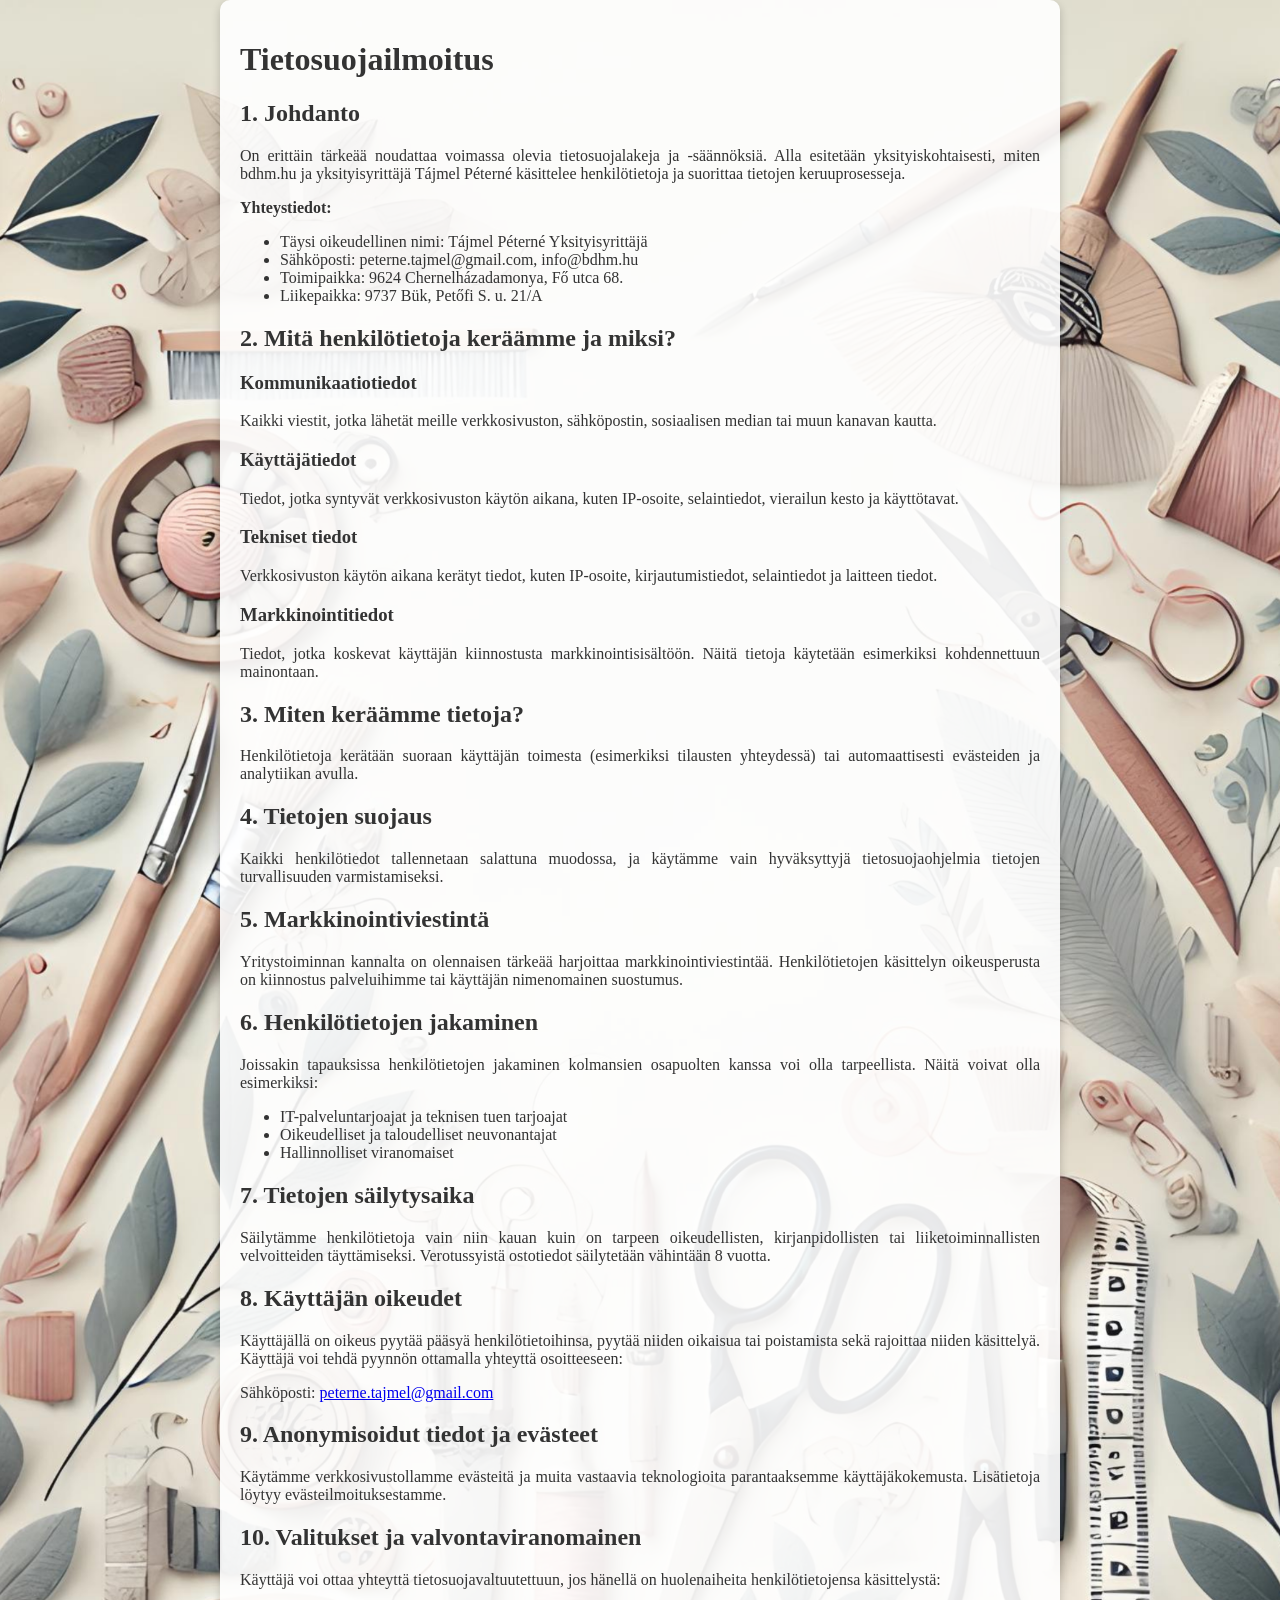
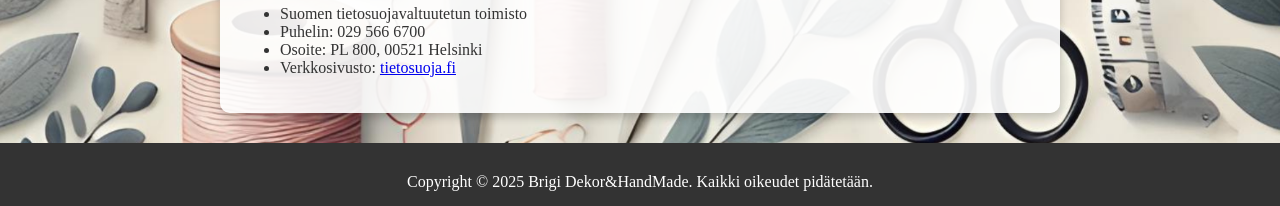
<file: adatvedelem-fi.html>
<!DOCTYPE html>
<html lang="fi">
<head>
    <meta charset="UTF-8">
    <meta name="viewport" content="width=device-width, initial-scale=1.0">
    <meta name="description" content="Tietosuojailmoitus.">
    <link rel="stylesheet" href="styles.css">
    <title>Tietosuojailmoitus</title>
</head>
<body>
<body class="justify-text">
    <div class="background">
        <div class="content">
            <header>
                <h1>Tietosuojailmoitus</h1>
            </header>
            <main>
                <section>
                    <h2>1. Johdanto</h2>
                    <p>On erittäin tärkeää noudattaa voimassa olevia tietosuojalakeja ja -säännöksiä. Alla esitetään yksityiskohtaisesti, miten bdhm.hu ja yksityisyrittäjä Tájmel Péterné käsittelee henkilötietoja ja suorittaa tietojen keruuprosesseja.</p>
                    <p><strong>Yhteystiedot:</strong></p>
                    <ul>
                        <li>Täysi oikeudellinen nimi: Tájmel Péterné Yksityisyrittäjä</li>
                        <li>Sähköposti: peterne.tajmel@gmail.com, info@bdhm.hu</li>
                        <li>Toimipaikka: 9624 Chernelházadamonya, Fő utca 68.</li>
                        <li>Liikepaikka: 9737 Bük, Petőfi S. u. 21/A</li>
                    </ul>
                </section>
                <section>
                    <h2>2. Mitä henkilötietoja keräämme ja miksi?</h2>
                    <h3>Kommunikaatiotiedot</h3>
                    <p>Kaikki viestit, jotka lähetät meille verkkosivuston, sähköpostin, sosiaalisen median tai muun kanavan kautta.</p>
                    <h3>Käyttäjätiedot</h3>
                    <p>Tiedot, jotka syntyvät verkkosivuston käytön aikana, kuten IP-osoite, selaintiedot, vierailun kesto ja käyttötavat.</p>
                    <h3>Tekniset tiedot</h3>
                    <p>Verkkosivuston käytön aikana kerätyt tiedot, kuten IP-osoite, kirjautumistiedot, selaintiedot ja laitteen tiedot.</p>
                    <h3>Markkinointitiedot</h3>
                    <p>Tiedot, jotka koskevat käyttäjän kiinnostusta markkinointisisältöön. Näitä tietoja käytetään esimerkiksi kohdennettuun mainontaan.</p>
                </section>
                <section>
                    <h2>3. Miten keräämme tietoja?</h2>
                    <p>Henkilötietoja kerätään suoraan käyttäjän toimesta (esimerkiksi tilausten yhteydessä) tai automaattisesti evästeiden ja analytiikan avulla.</p>
                </section>
                <section>
                    <h2>4. Tietojen suojaus</h2>
                    <p>Kaikki henkilötiedot tallennetaan salattuna muodossa, ja käytämme vain hyväksyttyjä tietosuojaohjelmia tietojen turvallisuuden varmistamiseksi.</p>
                </section>
                <section>
                    <h2>5. Markkinointiviestintä</h2>
                    <p>Yritystoiminnan kannalta on olennaisen tärkeää harjoittaa markkinointiviestintää. Henkilötietojen käsittelyn oikeusperusta on kiinnostus palveluihimme tai käyttäjän nimenomainen suostumus.</p>
                </section>
                <section>
                    <h2>6. Henkilötietojen jakaminen</h2>
                    <p>Joissakin tapauksissa henkilötietojen jakaminen kolmansien osapuolten kanssa voi olla tarpeellista. Näitä voivat olla esimerkiksi:</p>
                    <ul>
                        <li>IT-palveluntarjoajat ja teknisen tuen tarjoajat</li>
                        <li>Oikeudelliset ja taloudelliset neuvonantajat</li>
                        <li>Hallinnolliset viranomaiset</li>
                    </ul>
                </section>
                <section>
                    <h2>7. Tietojen säilytysaika</h2>
                    <p>Säilytämme henkilötietoja vain niin kauan kuin on tarpeen oikeudellisten, kirjanpidollisten tai liiketoiminnallisten velvoitteiden täyttämiseksi. Verotussyistä ostotiedot säilytetään vähintään 8 vuotta.</p>
                </section>
                <section>
                    <h2>8. Käyttäjän oikeudet</h2>
                    <p>Käyttäjällä on oikeus pyytää pääsyä henkilötietoihinsa, pyytää niiden oikaisua tai poistamista sekä rajoittaa niiden käsittelyä. Käyttäjä voi tehdä pyynnön ottamalla yhteyttä osoitteeseen:</p>
                    <p>Sähköposti: <a href="mailto:peterne.tajmel@gmail.com">peterne.tajmel@gmail.com</a></p>
                </section>
                <section>
                    <h2>9. Anonymisoidut tiedot ja evästeet</h2>
                    <p>Käytämme verkkosivustollamme evästeitä ja muita vastaavia teknologioita parantaaksemme käyttäjäkokemusta. Lisätietoja löytyy evästeilmoituksestamme.</p>
                </section>
                <section>
                    <h2>10. Valitukset ja valvontaviranomainen</h2>
                    <p>Käyttäjä voi ottaa yhteyttä tietosuojavaltuutettuun, jos hänellä on huolenaiheita henkilötietojensa käsittelystä:</p>
                    <ul>
                        <li>Suomen tietosuojavaltuutetun toimisto</li>
                        <li>Puhelin: 029 566 6700</li>
                        <li>Osoite: PL 800, 00521 Helsinki</li>
                        <li>Verkkosivusto: <a href="https://tietosuoja.fi">tietosuoja.fi</a></li>
                    </ul>
                </section>
            </main>
        </div>
    </div>
    <footer>
	<div class="footer">
        <p>Copyright © 2025 Brigi Dekor&HandMade. Kaikki oikeudet pidätetään.</p>
    </div>
    </footer>
</body>
</html>
</file>
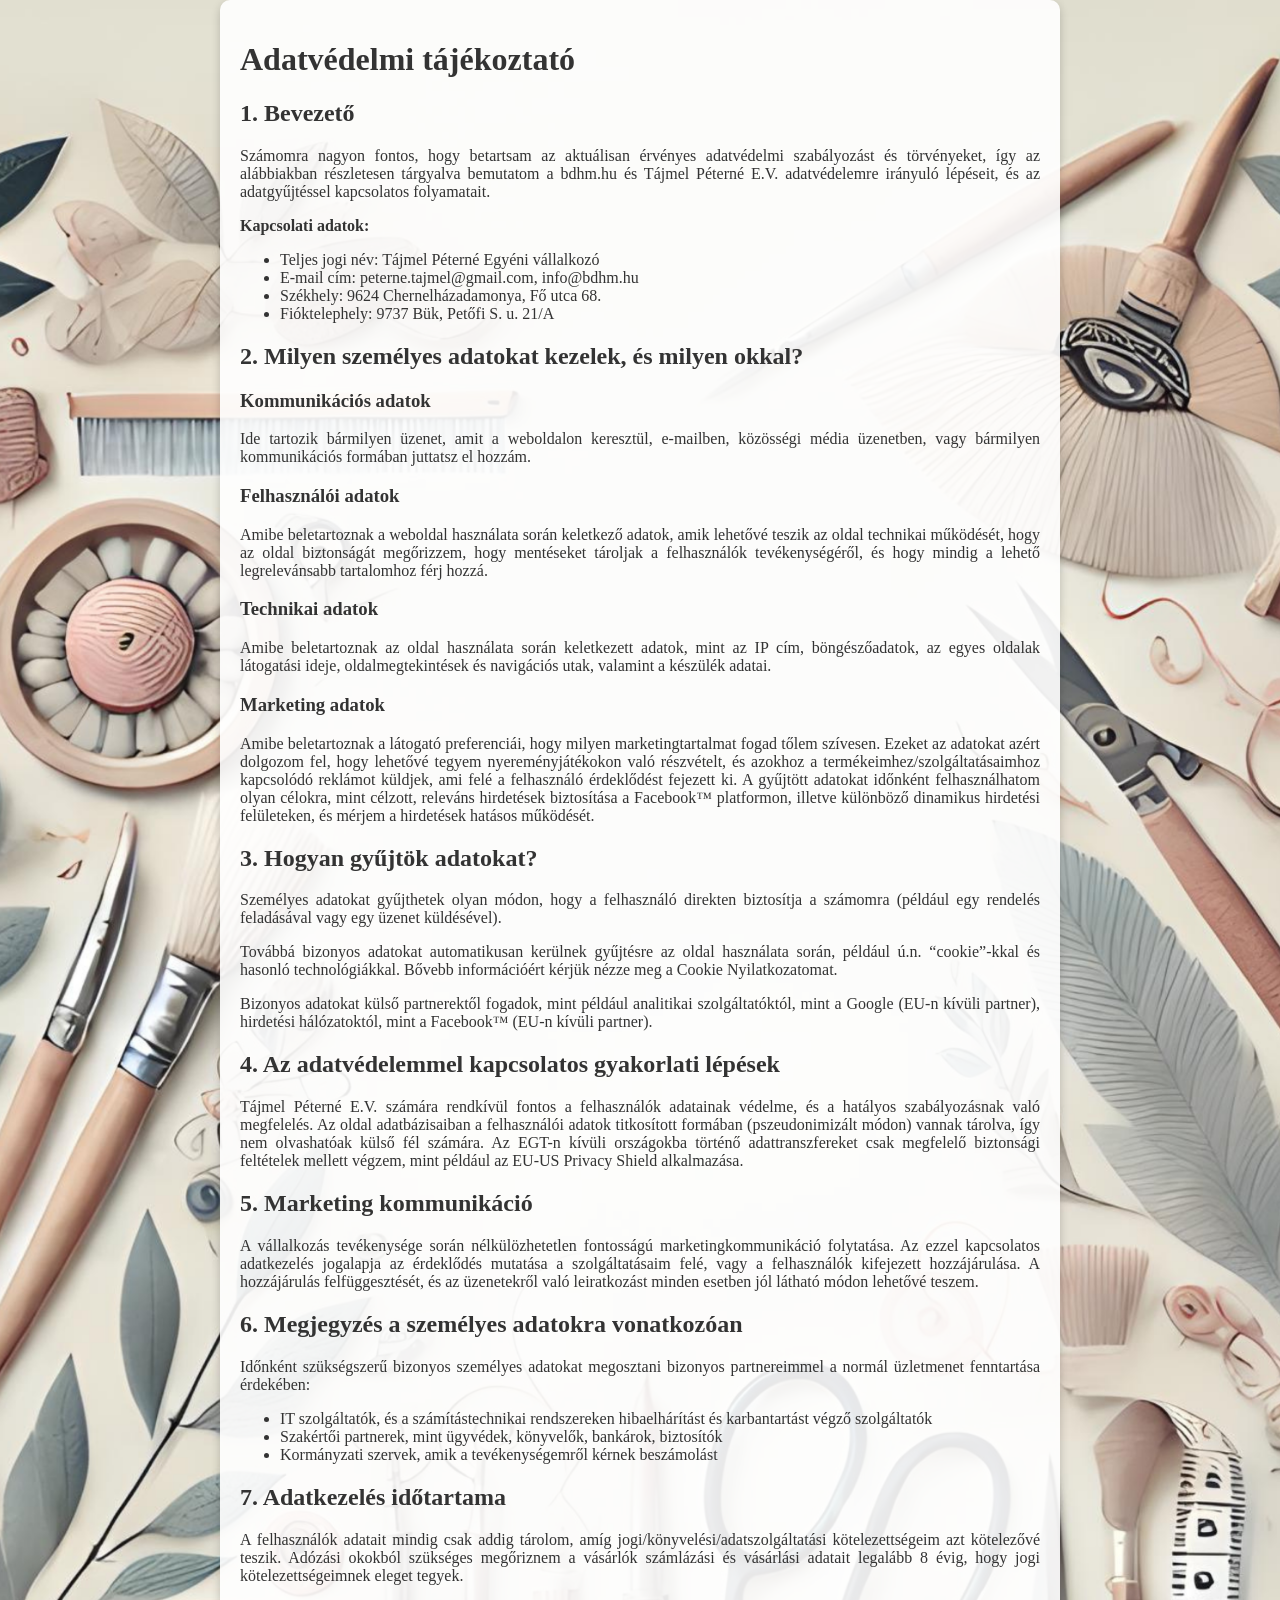
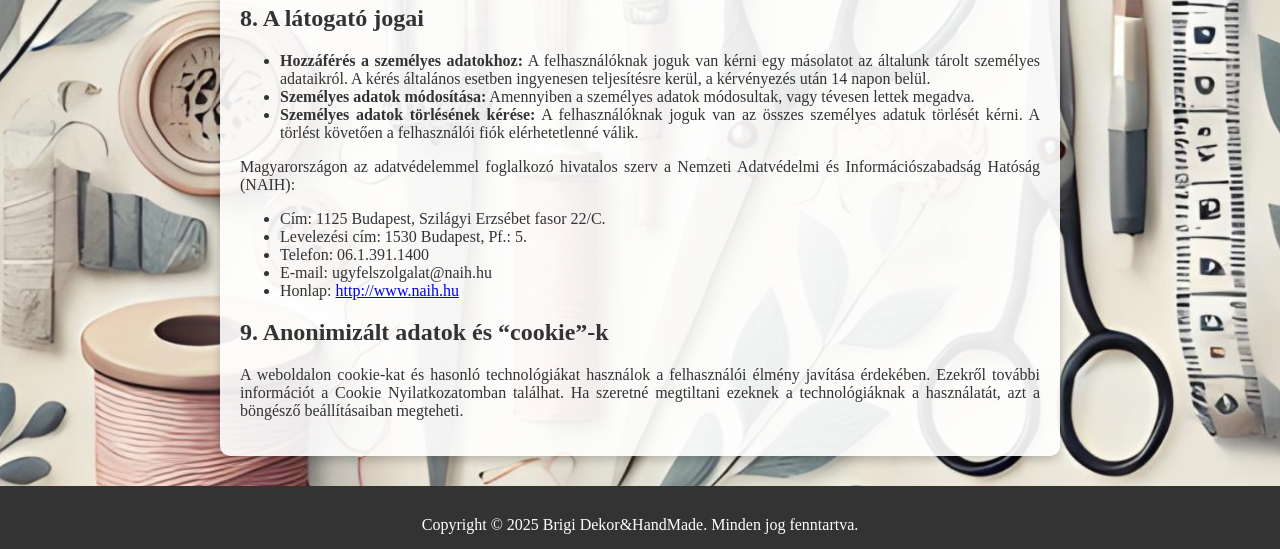
<file: adatvedelem.html>
<!DOCTYPE html>
<html lang="hu">
<head>
    <meta charset="UTF-8">
    <meta name="viewport" content="width=device-width, initial-scale=1.0">
    <meta name="description" content="Adatvédelmi tájékoztató.">
    <link rel="stylesheet" href="styles.css">
    <title>Adatvédelmi tájékoztató és süti nyilatkozat</title>
</head>
<body>
<body class="justify-text">
    <div class="background">
        <div class="content">
            <header>
                <h1>Adatvédelmi tájékoztató</h1>
            </header>
            <main>
                <section>
                    <h2>1. Bevezető</h2>
                    <p>Számomra nagyon fontos, hogy betartsam az aktuálisan érvényes adatvédelmi szabályozást és törvényeket, így az alábbiakban részletesen tárgyalva bemutatom a bdhm.hu és Tájmel Péterné E.V. adatvédelemre irányuló lépéseit, és az adatgyűjtéssel kapcsolatos folyamatait.</p>
                    <p><strong>Kapcsolati adatok:</strong></p>
                    <ul>
                        <li>Teljes jogi név: Tájmel Péterné Egyéni vállalkozó</li>
                        <li>E-mail cím: peterne.tajmel@gmail.com, info@bdhm.hu</li>
                        <li>Székhely: 9624 Chernelházadamonya, Fő utca 68.</li>
                        <li>Fióktelephely: 9737 Bük, Petőfi S. u. 21/A</li>
                    </ul>
                </section>
                <section>
                    <h2>2. Milyen személyes adatokat kezelek, és milyen okkal?</h2>
                    <h3>Kommunikációs adatok</h3>
                    <p>Ide tartozik bármilyen üzenet, amit a weboldalon keresztül, e-mailben, közösségi média üzenetben, vagy bármilyen kommunikációs formában juttatsz el hozzám.</p>
                    <h3>Felhasználói adatok</h3>
                    <p>Amibe beletartoznak a weboldal használata során keletkező adatok, amik lehetővé teszik az oldal technikai működését, hogy az oldal biztonságát megőrizzem, hogy mentéseket tároljak a felhasználók tevékenységéről, és hogy mindig a lehető legrelevánsabb tartalomhoz férj hozzá.</p>
                    <h3>Technikai adatok</h3>
                    <p>Amibe beletartoznak az oldal használata során keletkezett adatok, mint az IP cím, böngészőadatok, az egyes oldalak látogatási ideje, oldalmegtekintések és navigációs utak, valamint a készülék adatai.</p>
                    <h3>Marketing adatok</h3>
                    <p>Amibe beletartoznak a látogató preferenciái, hogy milyen marketingtartalmat fogad tőlem szívesen. Ezeket az adatokat azért dolgozom fel, hogy lehetővé tegyem nyereményjátékokon való részvételt, és azokhoz a termékeimhez/szolgáltatásaimhoz kapcsolódó reklámot küldjek, ami felé a felhasználó érdeklődést fejezett ki. A gyűjtött adatokat időnként felhasználhatom olyan célokra, mint célzott, releváns hirdetések biztosítása a Facebook™ platformon, illetve különböző dinamikus hirdetési felületeken, és mérjem a hirdetések hatásos működését.</p>
                </section>
                <section>
                    <h2>3. Hogyan gyűjtök adatokat?</h2>
                    <p>Személyes adatokat gyűjthetek olyan módon, hogy a felhasználó direkten biztosítja a számomra (például egy rendelés feladásával vagy egy üzenet küldésével).</p>
                    <p>Továbbá bizonyos adatokat automatikusan kerülnek gyűjtésre az oldal használata során, például ú.n. “cookie”-kkal és hasonló technológiákkal. Bővebb információért kérjük nézze meg a Cookie Nyilatkozatomat.</p>
                    <p>Bizonyos adatokat külső partnerektől fogadok, mint például analitikai szolgáltatóktól, mint a Google (EU-n kívüli partner), hirdetési hálózatoktól, mint a Facebook™ (EU-n kívüli partner).</p>
                </section>
                <section>
                    <h2>4. Az adatvédelemmel kapcsolatos gyakorlati lépések</h2>
                    <p>Tájmel Péterné E.V. számára rendkívül fontos a felhasználók adatainak védelme, és a hatályos szabályozásnak való megfelelés. Az oldal adatbázisaiban a felhasználói adatok titkosított formában (pszeudonimizált módon) vannak tárolva, így nem olvashatóak külső fél számára. Az EGT-n kívüli országokba történő adattranszfereket csak megfelelő biztonsági feltételek mellett végzem, mint például az EU-US Privacy Shield alkalmazása.</p>
                </section>
                <section>
                    <h2>5. Marketing kommunikáció</h2>
                    <p>A vállalkozás tevékenysége során nélkülözhetetlen fontosságú marketingkommunikáció folytatása. Az ezzel kapcsolatos adatkezelés jogalapja az érdeklődés mutatása a szolgáltatásaim felé, vagy a felhasználók kifejezett hozzájárulása. A hozzájárulás felfüggesztését, és az üzenetekről való leiratkozást minden esetben jól látható módon lehetővé teszem.</p>
                </section>
                <section>
                    <h2>6. Megjegyzés a személyes adatokra vonatkozóan</h2>
                    <p>Időnként szükségszerű bizonyos személyes adatokat megosztani bizonyos partnereimmel a normál üzletmenet fenntartása érdekében:</p>
                    <ul>
                        <li>IT szolgáltatók, és a számítástechnikai rendszereken hibaelhárítást és karbantartást végző szolgáltatók</li>
                        <li>Szakértői partnerek, mint ügyvédek, könyvelők, bankárok, biztosítók</li>
                        <li>Kormányzati szervek, amik a tevékenységemről kérnek beszámolást</li>
                    </ul>
                </section>
                <section>
                    <h2>7. Adatkezelés időtartama</h2>
                    <p>A felhasználók adatait mindig csak addig tárolom, amíg jogi/könyvelési/adatszolgáltatási kötelezettségeim azt kötelezővé teszik. Adózási okokból szükséges megőriznem a vásárlók számlázási és vásárlási adatait legalább 8 évig, hogy jogi kötelezettségeimnek eleget tegyek.</p>
                </section>
                <section>
                    <h2>8. A látogató jogai</h2>
                    <ul>
                        <li><strong>Hozzáférés a személyes adatokhoz:</strong> A felhasználóknak joguk van kérni egy másolatot az általunk tárolt személyes adataikról. A kérés általános esetben ingyenesen teljesítésre kerül, a kérvényezés után 14 napon belül.</li>
                        <li><strong>Személyes adatok módosítása:</strong> Amennyiben a személyes adatok módosultak, vagy tévesen lettek megadva.</li>
                        <li><strong>Személyes adatok törlésének kérése:</strong> A felhasználóknak joguk van az összes személyes adatuk törlését kérni. A törlést követően a felhasználói fiók elérhetetlenné válik.</li>
                    </ul>
                    <p>Magyarországon az adatvédelemmel foglalkozó hivatalos szerv a Nemzeti Adatvédelmi és Információszabadság Hatóság (NAIH):</p>
                    <ul>
                        <li>Cím: 1125 Budapest, Szilágyi Erzsébet fasor 22/C.</li>
                        <li>Levelezési cím: 1530 Budapest, Pf.: 5.</li>
                        <li>Telefon: 06.1.391.1400</li>
                        <li>E-mail: ugyfelszolgalat@naih.hu</li>
                        <li>Honlap: <a href="http://www.naih.hu">http://www.naih.hu</a></li>
                    </ul>
                </section>
                <section>
                    <h2>9. Anonimizált adatok és “cookie”-k</h2>
                    <p>A weboldalon cookie-kat és hasonló technológiákat használok a felhasználói élmény javítása érdekében. Ezekről további információt a Cookie Nyilatkozatomban találhat. Ha szeretné megtiltani ezeknek a technológiáknak a használatát, azt a böngésző beállításaiban megteheti.</p>
                </section>
            </main>
        </div>
    </div>
    <footer>
    <div class="footer">
        <p>Copyright © 2025 Brigi Dekor&HandMade. Minden jog fenntartva.</p>
    </div>
    </footer>
</body>
</html>
</file>
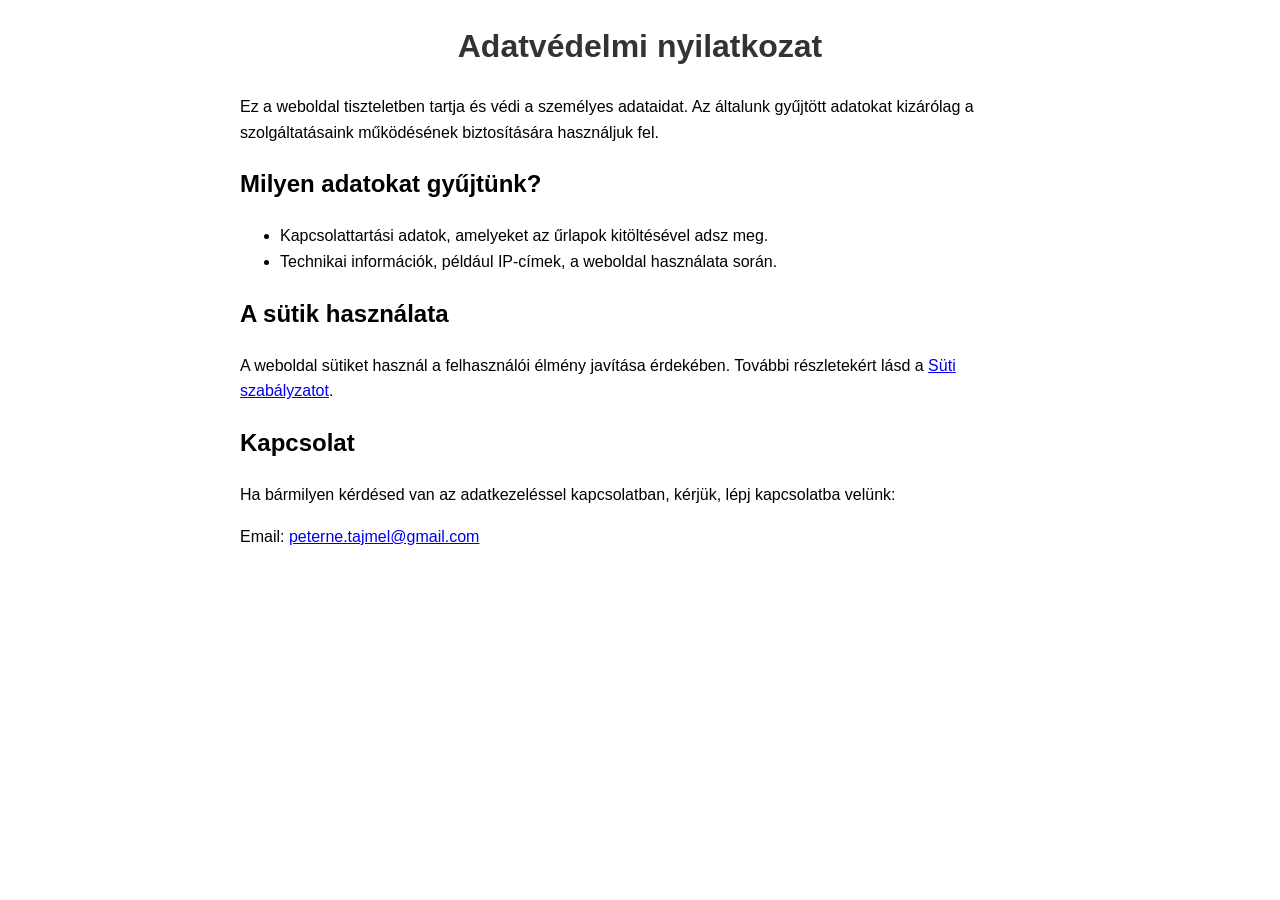
<file: adatvedelmi-nyilatkozat.html>
<!DOCTYPE html>
<html lang="hu">
<head>
    <meta charset="UTF-8">
    <meta name="viewport" content="width=device-width, initial-scale=1.0">
    <title>Adatvédelmi nyilatkozat</title>
    <style>
        body {
            font-family: Arial, sans-serif;
            line-height: 1.6;
            margin: 20px;
            padding: 0;
        }
        h1 {
            text-align: center;
            color: #333;
        }
        .container {
            max-width: 800px;
            margin: 0 auto;
        }
    </style>
</head>
<body>
    <div class="container">
        <h1>Adatvédelmi nyilatkozat</h1>
        <p>Ez a weboldal tiszteletben tartja és védi a személyes adataidat. Az általunk gyűjtött adatokat kizárólag a szolgáltatásaink működésének biztosítására használjuk fel.</p>
        
        <h2>Milyen adatokat gyűjtünk?</h2>
        <ul>
            <li>Kapcsolattartási adatok, amelyeket az űrlapok kitöltésével adsz meg.</li>
            <li>Technikai információk, például IP-címek, a weboldal használata során.</li>
        </ul>
        
        <h2>A sütik használata</h2>
        <p>A weboldal sütiket használ a felhasználói élmény javítása érdekében. További részletekért lásd a <a href="#sutik">Süti szabályzatot</a>.</p>
        
        <h2>Kapcsolat</h2>
        <p>Ha bármilyen kérdésed van az adatkezeléssel kapcsolatban, kérjük, lépj kapcsolatba velünk:</p>
        <p>Email: <a href="mailto:peterne.tajmel@gmail.com">peterne.tajmel@gmail.com</a></p>
    </div>
</body>
</html>
</file>
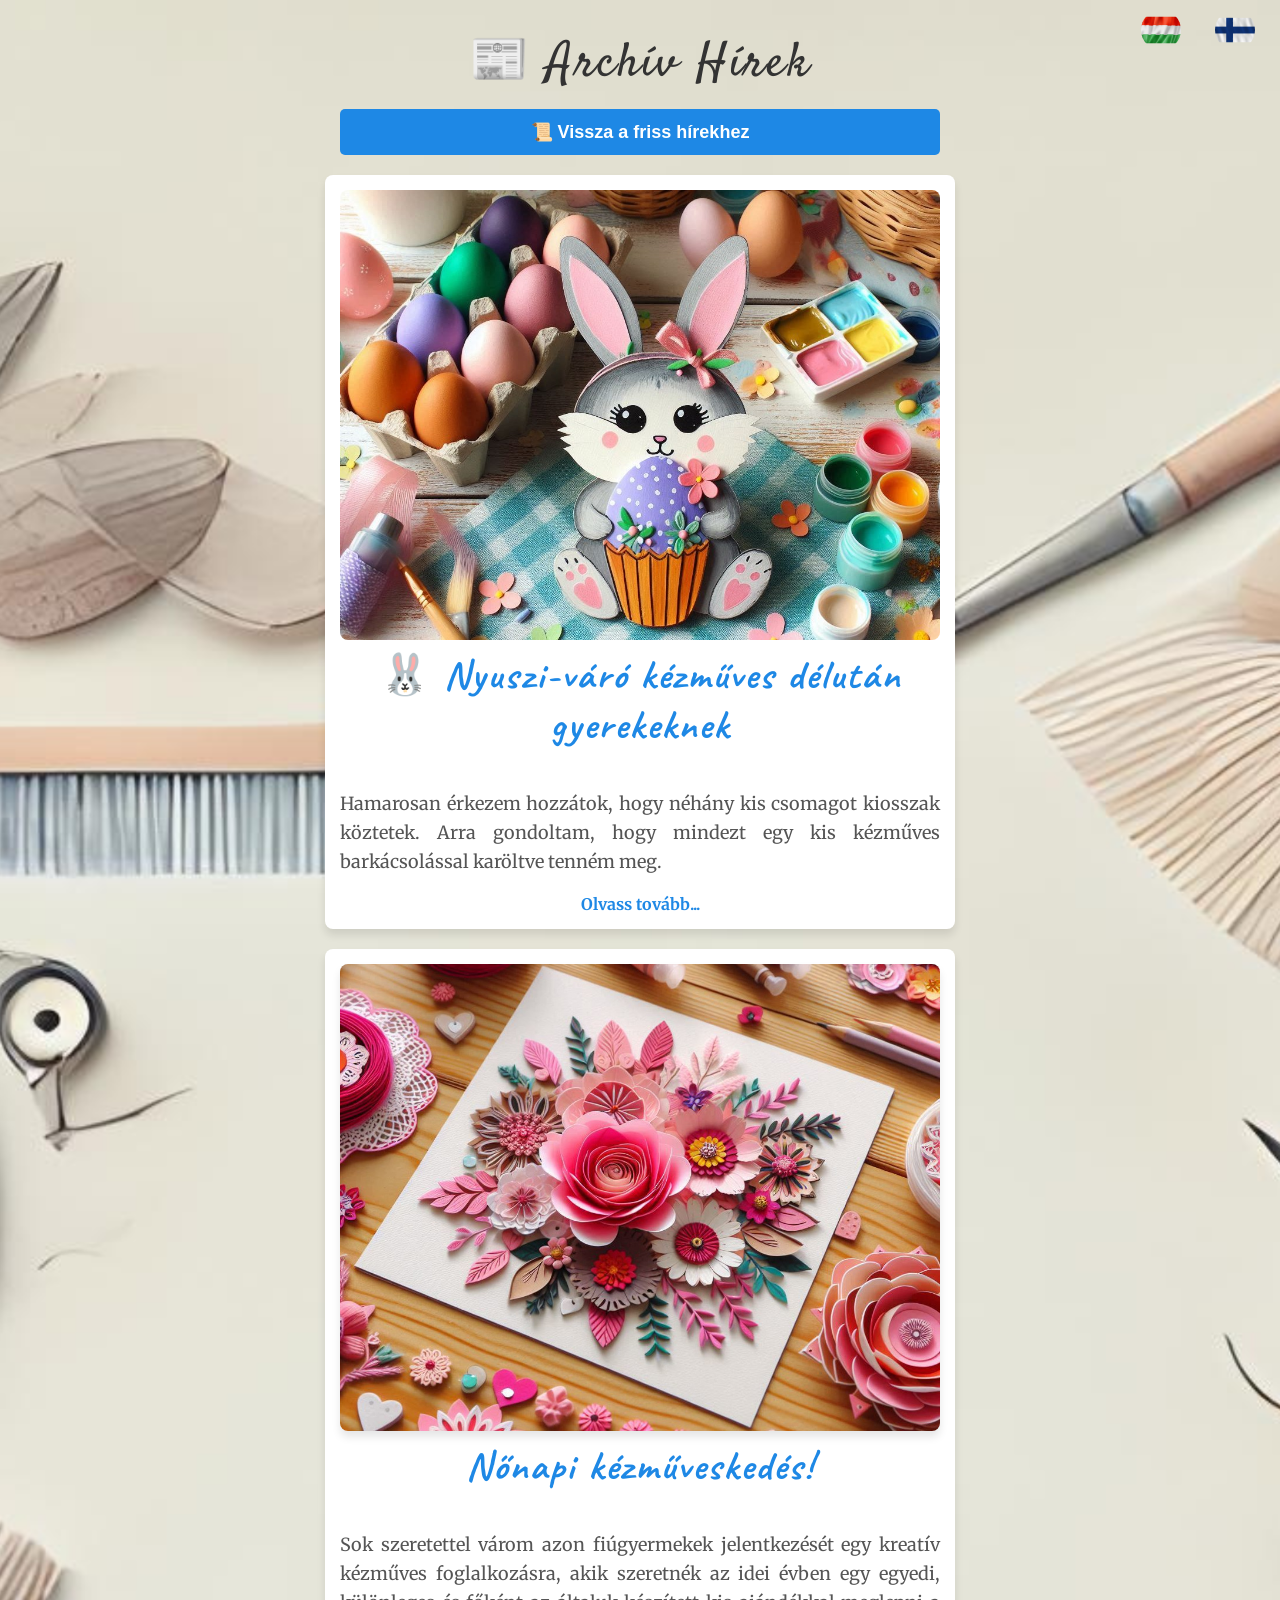
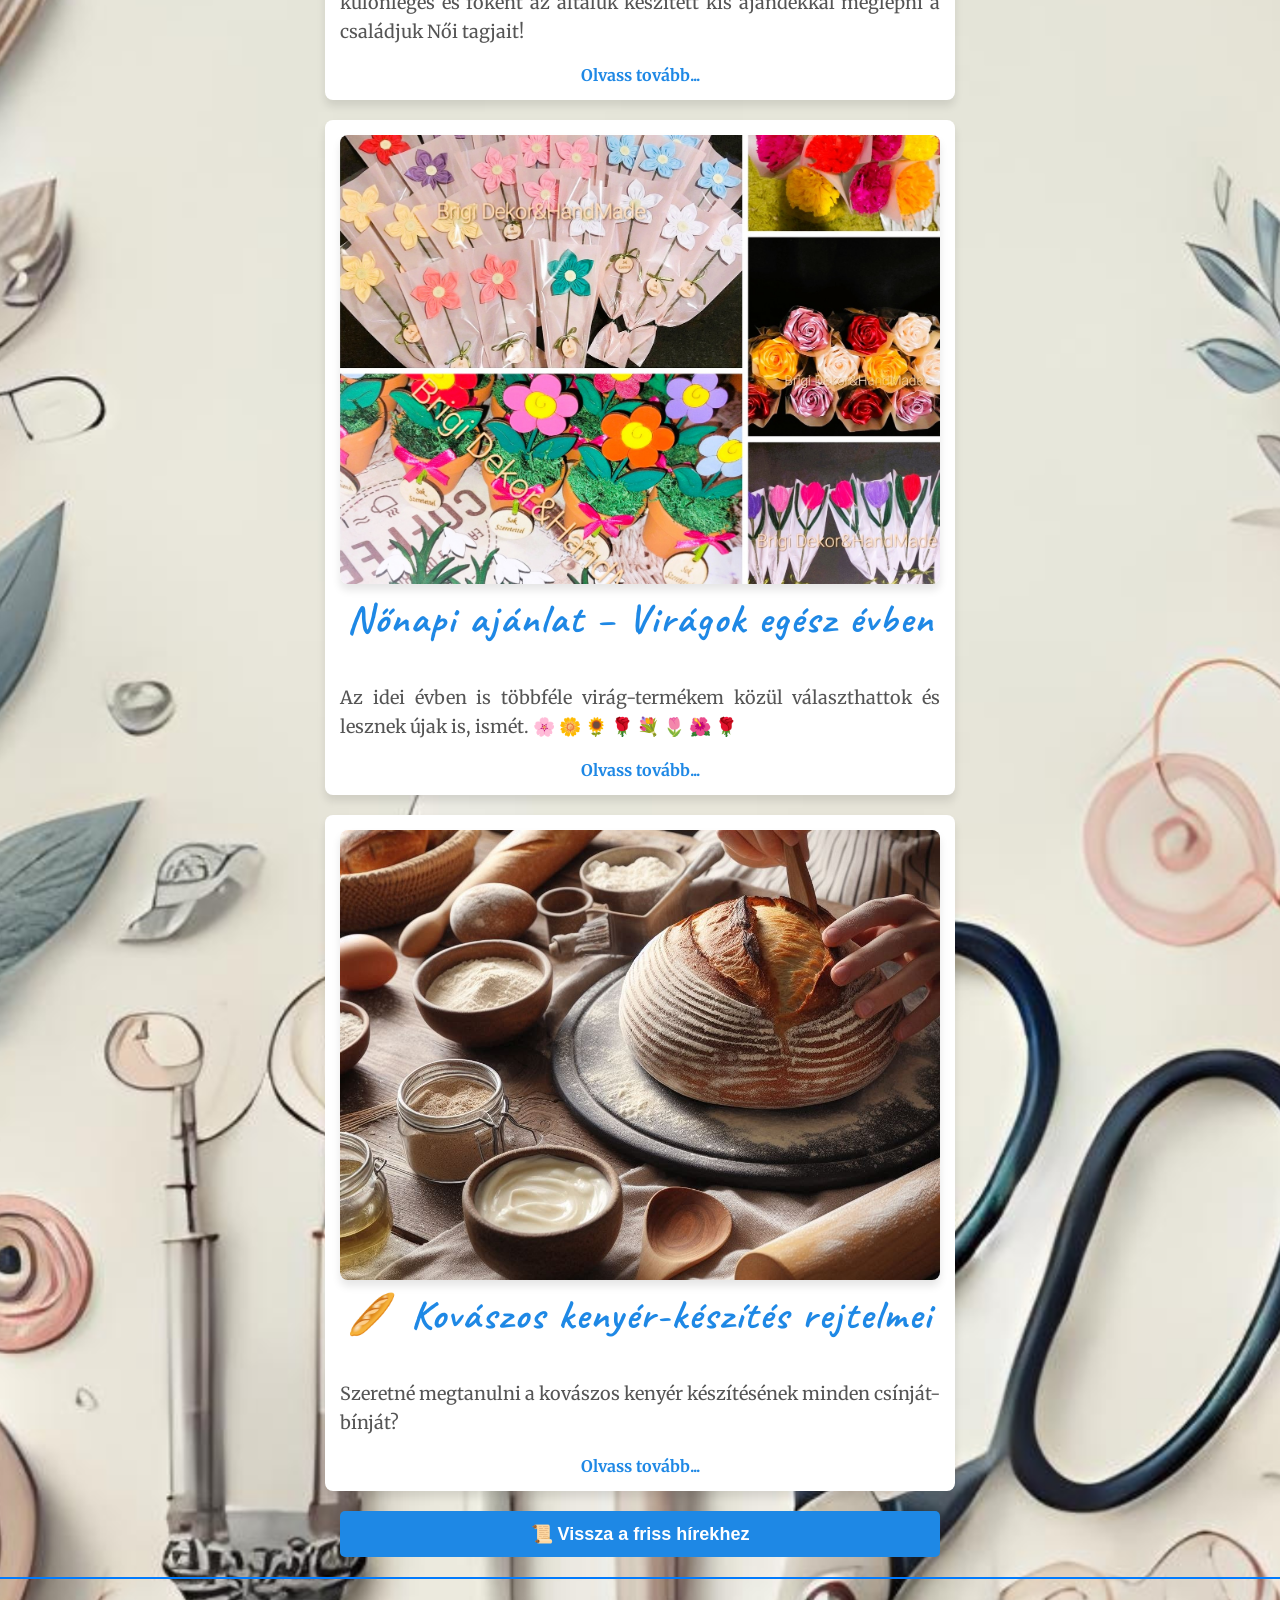
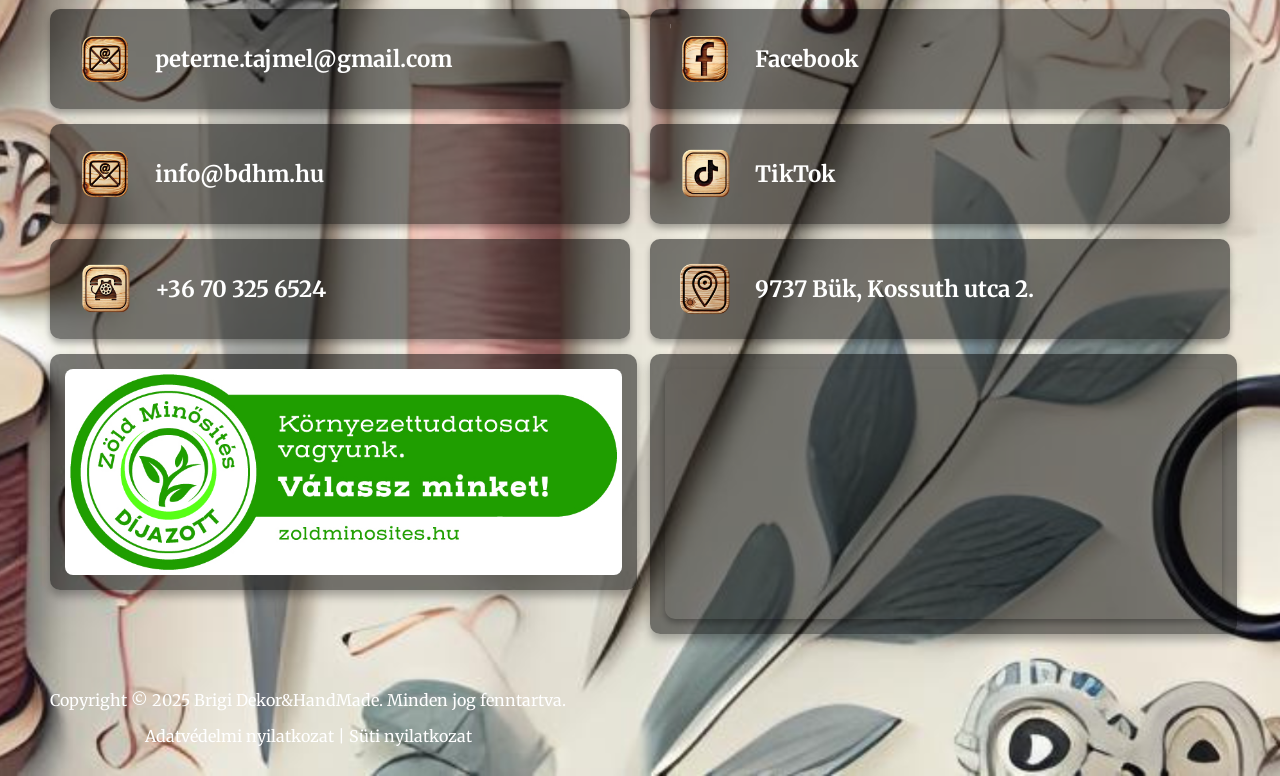
<file: archiv.html>
<html lang="hu">
<head>
<meta charset="utf-8"/>
<meta content="width=device-width, initial-scale=1.0" name="viewport"/>
<meta content="Kreatív workshopok, kézműves foglalkozások gyerekeknek és felnőtteknek Bükön, Vas vármegyében." name="description"/>
<meta content="kreatív workshop, kézműves foglalkozás, Bük, csapatépítés, ajándékutalvány" name="keywords"/>
<meta content="Brigi Dekor&amp;HandMade" name="author"/>
<link href="styles.css" rel="stylesheet"/>
<link href="img/favikon.png" rel="icon" type="image/png"/>
<link href="https://fonts.googleapis.com/css2?family=Merriweather:wght@400;700&amp;display=swap" rel="stylesheet"/>
<link href="https://fonts.googleapis.com" rel="preconnect"/>
<link crossorigin="" href="https://fonts.gstatic.com" rel="preconnect"/>
<link href="https://fonts.googleapis.com/css2?family=Caveat:wght@400..700&amp;family=Satisfy&amp;display=swap" rel="stylesheet"/>

	<meta property="og:title" content="Brigi Dekor&HandMade - Hírek" />
	<meta property="og:description" content="Ismerje meg műhelyemet, kreatív workshopjaimat és egyedi kézműves termékeimet!" />
	<meta property="og:image" content="img/cover.png" />
	<meta property="og:image" content="https://www.bdhm.hu/img/cover.png" />
	<meta property="og:type" content="website" />
	
	<script>
document.addEventListener("DOMContentLoaded", function() {
    setTimeout(function() {  // Késleltetés 100ms-mal
        document.querySelectorAll("a").forEach(link => {
            let href = link.getAttribute("href");
            if (href && href.endsWith(".html")) {
                let newHref = href.replace(".html", "");
                link.setAttribute("href", newHref);

                // Megakadályozza, hogy visszatérjen a .html-re
                link.addEventListener("click", function(event) {
                    event.preventDefault();
                    window.location.href = newHref;
                });
            }
        });
    }, 100);
});
</script>

<script>
function switchLanguage(lang) {
    console.log("Nyelvváltás történt:", lang); // Hibaellenőrzés
    localStorage.setItem('selectedLanguage', lang);
    applyLanguage(lang);
}

function applyLanguage(lang) {
    console.log("Mentett nyelv alkalmazása:", lang); // Hibaellenőrzés
    document.documentElement.lang = lang;

    // Minden olyan elem frissítése, amelynek data-lang attribútuma van
    document.querySelectorAll('[data-lang]').forEach(el => {
        el.style.display = (el.getAttribute('data-lang') === lang) ? 'inline' : 'none';
    });

    // Fejléc, ikonok, lábléc frissítése (csak ha az oldal tartalmazza ezeket)
    if (document.querySelector('.welcome h1')) {
        document.querySelector('.welcome h1').textContent = translations[lang].h1;
    }
    if (document.querySelector('.welcome p')) {
        document.querySelector('.welcome p').textContent = translations[lang].p;
    }
    if (document.querySelector('.footer')) {
        document.querySelector('.footer').innerHTML = translations[lang].footer;
    }
}

document.addEventListener('DOMContentLoaded', () => {
    const savedLanguage = localStorage.getItem('selectedLanguage') || 'hu';
    console.log("Oldal betöltéskor mentett nyelv:", savedLanguage); // Hibaellenőrzés
    applyLanguage(savedLanguage);
});
</script>

<script>
document.addEventListener("DOMContentLoaded", function() {
    const dropdown = document.querySelector(".dropdown > a"); // A fő "Szolgáltatások" menüpont
    const dropdownMenu = document.querySelector(".dropdown-menu");

    dropdown.addEventListener("click", function(event) {
        event.preventDefault(); // Ne ugorjon az oldal tetejére kattintáskor

        if (!dropdownMenu.classList.contains("show")) {
            window.location.href = "szolgaltatasok.html"; // Átirányítás az oldalra
        }

        dropdownMenu.classList.toggle("show");
    });

    // Ha az egyik lenyíló menüpontra kattintunk, bezárja a menüt és odagörget
    document.querySelectorAll(".dropdown-menu a").forEach(link => {
        link.addEventListener("click", function(event) {
            dropdownMenu.classList.remove("show");

            const targetPage = "szolgaltatasok.html";
            const targetId = this.getAttribute("href").substring(1); // "#workshop" -> "workshop"

            if (window.location.pathname.includes(targetPage)) {
                event.preventDefault();
                const targetSection = document.getElementById(targetId);
                if (targetSection) {
                    targetSection.scrollIntoView({ behavior: "smooth" });
                }
            } else {
                window.location.href = targetPage + "#" + targetId;
            }
        });
    });

    // Ha máshová kattint a felhasználó, zárja be a lenyíló menüt
    document.addEventListener("click", function(event) {
        if (!dropdown.contains(event.target) && !dropdownMenu.contains(event.target)) {
            dropdownMenu.classList.remove("show");
        }
    });
});


</script>

<title>Hírek - Brigi Dekor&amp;HandMade</title>
</head>
<body>
<div class="language-switcher">
<a href="#" onclick="switchLanguage('hu')"><img alt="Magyar zászló" src="img/moz.png"/></a>
<a href="#" onclick="switchLanguage('fi')"><img alt="Finn zászló" src="img/fz.png"/></a>
</div>
<main>

<section id="hirek" class="hirek-section" style=" padding: 20px; border-radius: 10px;">
    <h2 style="color: #333; text-align: center;"><span data-lang="hu">📰 Archív Hírek</span><span data-lang="fi" style="display: none;">📰 Arkistoidut uutiset</span></h2>
    <div class="hirek-container" style="display: flex; flex-direction: column; align-items: center; gap: 20px; max-width: 600px; margin: auto;">
	<button onclick="window.location.href='hirek.html'" style="background-color: #1e88e5; color: white; padding: 12px; border: none; border-radius: 5px; cursor: pointer; font-size: 18px; font-weight: bold; width: 100%;">
    <span data-lang="hu">📜 Vissza a friss hírekhez</span>
    <span data-lang="fi" style="display: none;">📜 Takaisin tuoreimpiin uutisiin</span>
</button>
	 <!-- Hírkártya 1 -->
	 
	 <div class="hirek-card" style="background: white; padding: 15px; border-radius: 8px; box-shadow: 0 6px 8px rgba(0, 0, 0, 0.1); width: 100%;">
    <img src="img/hir/nyuszi.jpg" alt="Nyuszi hír képe" style="width: 100%; border-radius: 8px;">
    <h3 style="color: #1e88e5; margin-top: 10px;">
        <span data-lang="hu">🐰 Nyuszi-váró kézműves délután gyerekeknek</span>
        <span data-lang="fi" style="display: none;">🐰 Pääsiäispuuha-iltapäivä lapsille</span>
    </h3>
    <p style="color: #555;">
        <span data-lang="hu">Hamarosan érkezem hozzátok, hogy néhány kis csomagot kiosszak köztetek. Arra gondoltam, hogy mindezt egy kis kézműves barkácsolással karöltve tenném meg.</span>
        <span data-lang="fi" style="display: none;">Olen pian tulossa jakamaan pieniä yllätyspaketteja teille. Ajattelin tehdä sen yhdessä pienen askartelun kanssa.</span>
    </p>
    <a href="#" onclick="toggleNews(event, 'hir4')" style="color: #1e88e5; text-decoration: none; font-weight: bold;">
        <span data-lang="hu">Olvass tovább...</span>
        <span data-lang="fi" style="display: none;">Lue lisää...</span>
    </a>
    <div id="hir4" class="full-news" style="display: none; padding: 15px; background: #fff; border-radius: 8px;">
        <p><span data-lang="hu">Ha te is szeretnél részt venni egy jó hangulatú Nyuszi-váró délutánon, regisztrálj az <strong>info@bdhm.hu</strong> címen!</span>
        <span data-lang="fi" style="display: none;">Jos haluat osallistua hauskaan pääsiäisiltapäivään, ilmoittaudu osoitteessa <strong>info@bdhm.hu</strong>!</span></p>

        <h4><span data-lang="hu">📍 Helyszín:</span><span data-lang="fi" style="display: none;">📍 Paikka:</span></h4>
        <p><span data-lang="hu">Brigi Dekor&HandMade Műhely, 9737 Bük, Petőfi Sándor u. 21/A</span>
        <span data-lang="fi" style="display: none;">Brigi Dekor&HandMade Työpaja, 9737 Bük, Petőfi Sándor u. 21/A</span></p>

        <h4><span data-lang="hu">🗓️ Időpont:</span><span data-lang="fi" style="display: none;">🗓️ Aika:</span></h4>
        <p><span data-lang="hu">2025.04.12. 15:00–18:00 (3–6 éveseknek)<br>2025.04.13. 15:00–18:00 (7–14 éveseknek)</span>
        <span data-lang="fi" style="display: none;">12.04.2025 klo 15:00–18:00 (3–6-vuotiaille)<br>13.04.2025 klo 15:00–18:00 (7–14-vuotiaille)</span></p>

        <h4><span data-lang="hu">💰 Részvételi díj:</span><span data-lang="fi" style="display: none;">💰 Osallistumismaksu:</span></h4>
        <p><span data-lang="hu">2000 Ft/fő (Testvérek jöhetnek együtt, ha nem is egy korosztály!)</span>
        <span data-lang="fi" style="display: none;">2000 HUF/hlö (Sisarukset voivat osallistua yhdessä, vaikka olisivat eri ikäryhmää!)</span></p>

        <p style="text-align:center">
            <span data-lang="hu">ℹ️ További információkért keressetek bátran az elérhetőségeimen!</span>
            <span data-lang="fi" style="display: none;">ℹ️ Lisätietoja saa ottamalla rohkeasti yhteyttä!</span>
        </p>
        <button onclick="toggleNews(event, 'hir4')" style="margin-top: 15px; background-color: white; color: blue; padding: 10px 15px; border: none; border-radius: 5px; cursor: pointer;">Bezárás</button>
    </div>
</div>
        <div class="hirek-card" style="background: white; padding: 15px; border-radius: 8px; box-shadow: 0 6px 8px rgba(0, 0, 0, 0.1); width: 100%;">
            <img src="img/hir/hir1.jpeg" alt="Hír képe" style="width: 100%; border-radius: 8px; box-shadow: 0 6px 8px rgba(0, 0, 0, 0.1); width: 100%;">
            <h3 style="color: #1e88e5; margin-top: 10px;"><span data-lang="hu">Nőnapi kézműveskedés!</span><span data-lang="fi" style="display: none;">Naistenpäivän käsityöpaja!</span></h3>
            <p style="color: #555;"><span data-lang="hu">Sok szeretettel várom azon fiúgyermekek jelentkezését egy kreatív kézműves foglalkozásra, akik szeretnék az idei évben egy egyedi, különleges és főként az általuk készített kis ajándékkal meglepni a családjuk Női tagjait!</span>
            <span data-lang="fi" style="display: none;">Rakastavalla kutsun poikalapset luovaan käsityöpajaan, jotka haluavat tänä vuonna yllättää perheensä naisjäseniä ainutlaatuisella, erityisellä ja ennen kaikkea heidän itse tekemällään pienellä lahjalla!</span></p>
            <a href="#" onclick="toggleNews(event, 'hir1')" style="color: #1e88e5; text-decoration: none; font-weight: bold;"><span data-lang="hu">Olvass tovább...</span><span data-lang="fi" style="display: none;">Lue lisää...</span></a>
            <div id="hir1" class="full-news" style="display: none; padding: 15px; background: #fff; margin-top: 10px;">
                <h4 style="color: #333;"><span data-lang="hu">📍 Helyszín</span><span data-lang="fi" style="display: none;">📍 Sijainti</span></h4>
                <p><span data-lang="hu">Brigi Dekor&HandMade Műhelye, 9737 Bük, Petőfi Sándor u, 21/A</span>
                <span data-lang="fi" style="display: none;">Brigi Dekor&HandMade Työpaja, 9737 Bük, Petőfi Sándor u, 21/A</span></p>
                
                <h4 style="color: #333;"><span data-lang="hu">📅 Időpont</span><span data-lang="fi" style="display: none;">📅 Aika</span></h4>
                <p><span data-lang="hu">2025.02.22.  16:00-18:00 (ovis korcsoport – 3-6 évesek)<br>2025.03.01.  16:00-18:00 (iskolás korcsoport – 7-14 évesek)</span>
                <span data-lang="fi" style="display: none;">2025.02.22.  16:00-18:00 (esikouluikäiset – 3-6-vuotiaat)<br>2025.03.01.  16:00-18:00 (koululaiset – 7-14-vuotiaat)</span></p>
                               
                <h4 style="color: #333;"><span data-lang="hu">💰 Részvételi díj</span><span data-lang="fi" style="display: none;">💰 Osallistumismaksu</span></h4>
                <p><span data-lang="hu">2500 Ft/gyermek, mely tartalmazza a korlátlan darabszámú ajándék elkészítését a hozzávalókkal együtt, rágcsát és üdítőt a foglalkozás ideje alatt. A foglalkozásokon egyszerre maximum 10 gyermek tud részt venni.</span>
                <span data-lang="fi" style="display: none;">2500 Ft/lapsi, mikä sisältää rajattoman määrän lahjoja tarvikkeineen, välipalat ja juomat työpajan aikana. Työpajoihin mahtuu enintään 10 lasta kerrallaan.</span></p>
                                <h4 style="color: #333;"><span data-lang="hu">📌 Részvételi feltételek</span><span data-lang="fi" style="display: none;">📌 Osallistumisehdot</span></h4>
                <p><span data-lang="hu">A programon való részvételhez regisztráció szükséges, melyet az <strong>info@bdhm.hu</strong> e-mail címen lehet megtenni, vagy az alábbi űrlap kitöltésével!</span>
                <span data-lang="fi" style="display: none;">Osallistuminen vaatii ennakkoilmoittautumisen sähköpostitse osoitteeseen <strong>info@bdhm.hu</strong> tai täyttämällä alla olevan lomakkeen!</span></p>
    </div>
</div>

		<!-- Hírkártya 2 -->
	<div class="hirek-card" style="background: white; padding: 15px; border-radius: 8px; box-shadow: 0 6px 8px rgba(0, 0, 0, 0.1); width: 100%;">
    <img src="img/hir/hir2.jpg" alt="Hír képe" style="width: 100%; border-radius: 8px; box-shadow: 0 6px 8px rgba(0, 0, 0, 0.1); width: 100%;">
    <h3 style="color: #1e88e5; margin-top: 10px;"><span data-lang="hu">Nőnapi ajánlat – Virágok egész évben</span><span data-lang="fi" style="display: none;">Naistenpäivän tarjous – Kukkia ympäri vuoden</span></h3>
    <p style="color: #555;"><span data-lang="hu">Az idei évben is többféle virág-termékem közül választhattok és lesznek újak is, ismét. 🌸 🌼 🌻 🌹 💐 🌷 🌺 🌹</span><span data-lang="fi" style="display: none;">Tänä vuonna voit valita useista kukkatuotteistani, ja jälleen kerran tulee myös uusia. 🌸 🌼 🌻 🌹 💐 🌷 🌺 🌹</span></p>
    <a href="#" onclick="toggleNews(event, 'hir2')" style="color: #1e88e5; text-decoration: none; font-weight: bold;"><span data-lang="hu">Olvass tovább...</span><span data-lang="fi" style="display: none;">Lue lisää...</span></a>
    <div id="hir2" class="full-news" style="display: none; padding: 15px; background: #fff;">
        <p><span data-lang="hu">Minden szálas és cserepes virágot igény esetén tudok csomagolni is.</span><span data-lang="fi" style="display: none;">Kaikki yksittäiset ja ruukkukukat voidaan pakata pyynnöstä.</span></p>
        <p><span data-lang="hu">Minden virág mellé ajándék kis gravírozott bilétát adok, "Sok szeretettel" felirattal.</span><span data-lang="fi" style="display: none;">Jokaisen kukan mukana tulee pieni kaiverrettu laatta, jossa lukee "Paljon rakkautta".</span></p>
        <h4><span data-lang="hu">Milyen kínálat és ár várható?</span><span data-lang="fi" style="display: none;">Millaista valikoimaa ja hintoja odotettavissa?</span></h4>
        <ul>
            <li>🌷 <span data-lang="hu">Hajtogatott tulipán - 600 Ft/szál</span><span data-lang="fi" style="display: none;">Taiteltu tulppaani - 600 Ft/kpl</span></li>
            <li>🪡 <span data-lang="hu">Kézzel varrt textil virág - 600 Ft/szál</span><span data-lang="fi" style="display: none;">Käsin ommeltu tekstiilikukka - 600 Ft/kpl</span></li>
            <li>🌼 <span data-lang="hu">Hajtogatott gerbera - 600 Ft/szál</span><span data-lang="fi" style="display: none;">Taiteltu gerbera - 600 Ft/kpl</span></li>
            <li>🌹 <span data-lang="hu">Szatén szalagból készült rózsa - 800 Ft/szál</span><span data-lang="fi" style="display: none;">Ruusuke satiininauhasta - 800 Ft/kpl</span></li>
            <li>🎨 <span data-lang="hu">Kézzel festett fa virágok - 450-650 Ft</span><span data-lang="fi" style="display: none;">Käsin maalatut puukukat - 450-650 Ft</span></li>
            <li>🌺 <span data-lang="hu">Papír szegfű - 400 Ft/szál</span><span data-lang="fi" style="display: none;">Paperinen neilikka - 400 Ft/kpl</span></li>
            <li>🍭 <span data-lang="hu">Nyalóka köré készített virág - 350 Ft-tól</span><span data-lang="fi" style="display: none;">Kukka, joka on tehty tikkarin ympärille - 350 Ft alkaen</span></li>
            <li>🪴 <span data-lang="hu">Cserepes hajtogatott kis gerbera - 700 Ft/cserép</span><span data-lang="fi" style="display: none;">Ruukkugerbera - 700 Ft/ruukku</span></li>
            <li>💐 <span data-lang="hu">Egyedi csokrok rendelhetők</span><span data-lang="fi" style="display: none;">Räätälöidyt kimput tilattavissa</span></li>
        </ul>
        <p><span data-lang="hu">Ezen virágok gondozásmentesek, úgynevezett örök virágok.</span><span data-lang="fi" style="display: none;">Nämä kukat ovat huoltovapaita, ns. ikikukkia.</span></p>
        <p><span data-lang="hu">A virágok egész évben, bármilyen alkalomra rendelhetőek!</span><span data-lang="fi" style="display: none;">Kukat ovat tilattavissa ympäri vuoden, mihin tahansa tilaisuuteen!</span></p>
        <p><span data-lang="hu">Ha szeretnél rendelni, időben tedd meg, mert a kapacitásom sajnos véges!</span><span data-lang="fi" style="display: none;">Jos haluat tilata, tee se ajoissa, sillä kapasiteettini on rajallinen!</span></p>
        <p><span data-lang="hu">Nagyobb mennyiség esetén kedvezményt is adok!</span><span data-lang="fi" style="display: none;">Suuremmissa määrissä tarjoan myös alennuksia!</span></p>
        <p><span data-lang="hu">Országos kiszállítással! 🚚 📦</span><span data-lang="fi" style="display: none;">Toimitus koko maassa!🚚 📦</span></p>
        <p style="text-align:center"><span data-lang="hu">ℹ️ Keress bátran további kérdés esetén!</span><span data-lang="fi" style="display: none;">ℹ️ Ota rohkeasti yhteyttä, jos sinulla on kysyttävää!</span></p>
        <button onclick="toggleNews(event, 'hir2')" style="margin-top: 15px; background-color: white; color: blue; padding: 10px 15px; border: none; border-radius: 5px; cursor: pointer;">Bezárás</button>
    </div>
</div>

	<div class="hirek-card" style="background: white; padding: 15px; border-radius: 8px; box-shadow: 0 6px 8px rgba(0, 0, 0, 0.1); width: 100%;">
    <img src="img/hir/hir3.jpg" alt="Hír képe" style="width: 100%; border-radius: 8px; box-shadow: 0 6px 8px rgba(0, 0, 0, 0.1); width: 100%;">
    <h3 style="color: #1e88e5; margin-top: 10px;"><span data-lang="hu">🥖 Kovászos kenyér-készítés rejtelmei</span><span data-lang="fi" style="display: none;">🥖 Juureen leivotun leivän salaisuudet</span></h3>
    <p style="color: #555;"><span data-lang="hu">Szeretné megtanulni a kovászos kenyér készítésének minden csínját-bínját?</span><span data-lang="fi" style="display: none;">Haluatko oppia juureen leivotun leivän kaikki salaisuudet?</span></p>
    <a href="#" onclick="toggleNews(event, 'hir3')" style="color: #1e88e5; text-decoration: none; font-weight: bold;"><span data-lang="hu">Olvass tovább...</span><span data-lang="fi" style="display: none;">Lue lisää...</span></a>
    <div id="hir3" class="full-news" style="display: none; padding: 15px; background: #fff; border-radius: 8px;">
        <p><span data-lang="hu">Nem tudja, hogyan neveljen erős kovászt?</span><span data-lang="fi" style="display: none;">Etkö tiedä, kuinka kasvattaa vahva juuri?</span></p>
        <p><span data-lang="hu">Jöjjön el a Workshopomra, ahol minden kérdésére választ kap!</span><span data-lang="fi" style="display: none;">Tule työpajaani, jossa saat vastaukset kaikkiin kysymyksiisi!</span></p>
        <h4><span data-lang="hu">📍 Helyszín:</span><span data-lang="fi" style="display: none;">📍 Paikka:</span></h4>
        <p><span data-lang="hu">Brigi Dekor&HandMade Műhelye, 9737 Bük, Petőfi Sándor u. 21/A</span><span data-lang="fi" style="display: none;">Brigi Dekor&HandMade -työpaja, 9737 Bük, Petőfi Sándor u. 21/A</span></p>
        <h4><span data-lang="hu">🗓️ Időpont:</span><span data-lang="fi" style="display: none;">🗓️ Aika:</span></h4>
        <p><span data-lang="hu">2025.03.07. 17:00-20:00<br>2025.05.10. 16:00-19:00</span><span data-lang="fi" style="display: none;">07.03.2025 klo 17:00-20:00<br>10.05.2025 16:00-19:00</span></p>
        <h4><span data-lang="hu">💰 Részvételi díj:</span><span data-lang="fi" style="display: none;">💰 Osallistumismaksu:</span></h4>
        <p><span data-lang="hu">8500 Ft/fő</span><span data-lang="fi" style="display: none;">8500 HUF/henkilö</span></p>
        <p><span data-lang="hu">A programon tésztát állítunk össze és kovászt is adok az induláshoz.</span><span data-lang="fi" style="display: none;">Työpajassa valmistamme taikinan ja annan myös juuren aloitukseen.</span></p>		
        <h4><span data-lang="hu">📩 Részvétel feltételei:</span><span data-lang="fi" style="display: none;">📩 Osallistumisehdot:</span></h4>
        <p><span data-lang="hu">Regisztrációs e-mail küldése az <strong>info@bdhm.hu</strong> e-mail címre!</span><span data-lang="fi" style="display: none;">Lähetä ilmoittautumisviesti osoitteeseen <strong>info@bdhm.hu</strong>!</span></p>

					</button>
					
					
				</form>

        <p style="text-align:center"><span data-lang="hu">ℹ️ További részletekről érdeklődjön az elérhetőségeim valamelyikén!</span><span data-lang="fi" style="display: none;">ℹ️ Kysy lisätietoja ottamalla yhteyttä!</span></p>
        <button onclick="toggleNews(event, 'hir3')" style="margin-top: 15px; background-color: white; color: blue; padding: 10px 15px; border: none; border-radius: 5px; cursor: pointer;">Bezárás</button>
    </div>
</div>

<button onclick="window.location.href='hirek.html'" style="background-color: #1e88e5; color: white; padding: 12px; border: none; border-radius: 5px; cursor: pointer; font-size: 18px; font-weight: bold; width: 100%;">
    <span data-lang="hu">📜 Vissza a friss hírekhez</span>
    <span data-lang="fi" style="display: none;">📜 Takaisin tuoreimpiin uutisiin</span>
</button>
</section>

    </main>



<script>
let lastScrollPosition = 0; // Eltárolja a görgetési pozíciót

function toggleNews(event, newsId) {
    event.preventDefault(); // Megakadályozza az oldal tetejére ugrást
    var newsElement = document.getElementById(newsId);

    if (newsElement.style.display === 'none' || newsElement.style.display === '') {
        lastScrollPosition = window.scrollY; // Elmenti az aktuális pozíciót
        newsElement.style.display = 'block';
    } else {
        newsElement.style.display = 'none';
        window.scrollTo(0, lastScrollPosition); // Visszagörget az eredeti pozícióra
    }
}

</script>



</main>
<!-- Footer -->
<div class="footer-contacts" style="display: flex; justify-content: space-between; align-items: flex-start; flex-wrap: wrap;">
    <div class="left-side">
        <a class="contact-item" href="mailto:peterne.tajmel@gmail.com">
            <img alt="Email ikon" src="img/kapcsikon/mail.png"/>
            <span>peterne.tajmel@gmail.com</span>
        </a>
        <a class="contact-item" href="mailto:info@bdhm.hu">
            <img alt="Email ikon" src="img/kapcsikon/mail.png"/>
            <span>info@bdhm.hu</span>
        </a>
		<a class="contact-item" href="tel:+36703256524">
		<img alt="Telefon ikon" src="img/kapcsikon/tel.png"/>
		<span>+36 70 325 6524</span>
		</a>
        <div class="zold">
            <img src="img/zold/zold.jpg" alt="Zöld Minősítés Díjazott" style="width: 100%; border-radius: 8px;">
        </div>
    </div>
    <div class="right-side">
        <a class="contact-item" href="https://www.facebook.com/brigimade" target="_blank">
            <img alt="Facebook ikon" src="img/kapcsikon/face.png"/>
            <span>Facebook</span>
        </a>
        <a class="contact-item" href="https://www.tiktok.com/@tpbrigi?_t=ZN-8siAh9ixNoN&_r=1" target="_blank">
            <img alt="TikTok ikon" src="img/kapcsikon/tiktok.png"/>
            <span>TikTok</span>
        </a>
        <div class="contact-item">
            <img alt="Cím ikon" src="img/kapcsikon/cim.png"/>
            <span>9737 Bük, Kossuth utca 2.</span>
        </div>
		<div class="google-map">
		<iframe allowfullscreen="" height="450" loading="lazy" referrerpolicy="no-referrer-when-downgrade" src="https://www.google.com/maps/embed?pb=!1m18!1m12!1m3!1d2701.5598279588285!2d16.75327993319717!3d47.38150892350804!2m3!1f0!2f0!3f0!3m2!1i1024!2i768!4f13.1!3m3!1m2!1s0x476eaf687bbf577d%3A0x4e1c5372b60d7cf4!2sB%C3%BCk%2C%20Kossuth%20u.%202%2C%209737!5e0!3m2!1sen!2shu!4v1752523856787!5m2!1sen!2shu" style="border:0;" width="600">
</iframe>
	 </div>
</div>

<div class="footer">
    <p>
        <span data-lang="hu">Copyright © 2025 Brigi Dekor&HandMade. Minden jog fenntartva.</span>
        <span data-lang="fi" style="display: none;">Tekijänoikeus © 2025 Brigi Dekor&HandMade. Kaikki oikeudet pidätetään.</span>
    </p>
    <div>
        <a href="adatvedelem.html" target="_blank" style="color: inherit; text-decoration: none;" data-lang="hu">Adatvédelmi nyilatkozat</a>
        <a href="adatvedelem-fi.html" target="_blank" style="color: inherit; text-decoration: none; display: none;" data-lang="fi">Tietosuojailmoitus</a>
        |
        <a href="cookie-nyilatkozat.html" target="_blank" style="color: inherit; text-decoration: none;" data-lang="hu">Süti nyilatkozat</a>
        <a href="cookie-nyilatkozat-fi.html" target="_blank" style="color: inherit; text-decoration: none; display: none;" data-lang="fi">Evästeilmoitus</a>
    </div>
</div>
<a href="#" id="scrollToTop">
    <img src="img/up.gif" alt="Vissza az elejére" />
</a>



 <script>
    document.addEventListener('contextmenu', function(e) {
        e.preventDefault(); // Tiltja a jobbklikk menüt
    });
    document.addEventListener('dragstart', function(e) {
        e.preventDefault(); // Tiltja a képek húzását
    });
</script>
<script>
function acceptCookies() {
    localStorage.setItem('cookiesAccepted', 'true');
    document.getElementById('cookie-banner').style.display = 'none';
}

document.addEventListener('DOMContentLoaded', () => {
    if (localStorage.getItem('cookiesAccepted') === 'true') {
        document.getElementById('cookie-banner').style.display = 'none';
    }
});
</script>
<script>
document.addEventListener("DOMContentLoaded", function() {
    var scrollToTopButton = document.getElementById("scrollToTop");

    window.addEventListener("scroll", function() {
        if (window.scrollY > 300) { // Ha 300px-nél többet görgetünk
            scrollToTopButton.style.display = "block";
        } else {
            scrollToTopButton.style.display = "none";
        }
    });

    scrollToTopButton.addEventListener("click", function(event) {
        event.preventDefault();
        window.scrollTo({ top: 0, behavior: "smooth" });
    });
});
</script>
<script>
document.addEventListener("DOMContentLoaded", function () {
    const links = document.querySelectorAll(".nav-link");
    const currentPage = window.location.pathname.split("/").pop();

    links.forEach(link => {
        const linkPath = link.getAttribute("href").split("/").pop();
        
        if (currentPage === linkPath) {
            link.classList.add("active");

            // Ha az elem egy dropdown része, ne kapjon aktív háttérszínt
            if (link.closest(".dropdown-menu")) {
                link.classList.remove("active");
            }
        }
    });
});
</script>


<script>
document.addEventListener("DOMContentLoaded", function() {
    const today = new Date().toISOString().split("T")[0]; // Mai dátum ÉÉÉÉ-HH-NN formátumban
    const programSelect = document.getElementById("programSelect");
    const options = programSelect.querySelectorAll("option[data-deadline]");

    options.forEach(option => {
        const deadline = option.getAttribute("data-deadline");
        if (deadline < today) {
            option.remove(); // Eltávolítja a lejárt programokat
        }
    });
});
</script>


</body>
</html>
</file>
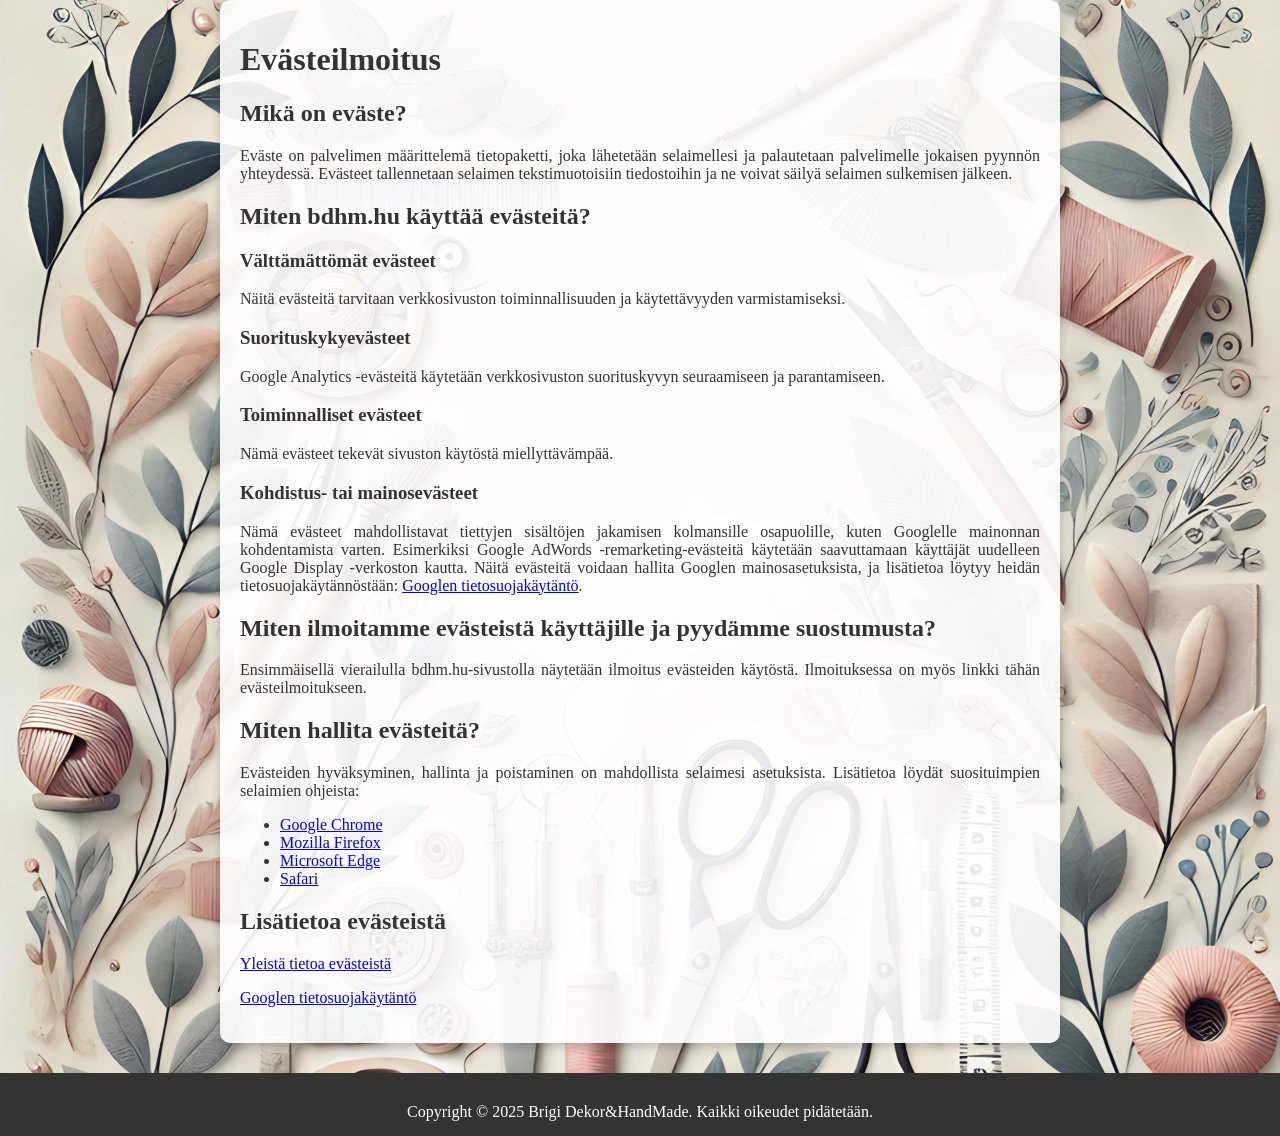
<file: cookie-nyilatkozat-fi.html>
<!DOCTYPE html>
<html lang="fi">
<head>
    <meta charset="UTF-8">
    <meta name="viewport" content="width=device-width, initial-scale=1.0">
    <meta name="description" content="Evästeilmoitus.">
    <link rel="stylesheet" href="styles.css">
    <title>Evästeilmoitus</title>
</head>
<body>
<body class="justify-text">
    <div class="background">
        <div class="content">
            <header>
                <h1>Evästeilmoitus</h1>
            </header>
            <main>
                <section>
                    <h2>Mikä on eväste?</h2>
                    <p>Eväste on palvelimen määrittelemä tietopaketti, joka lähetetään selaimellesi ja palautetaan palvelimelle jokaisen pyynnön yhteydessä. Evästeet tallennetaan selaimen tekstimuotoisiin tiedostoihin ja ne voivat säilyä selaimen sulkemisen jälkeen.</p>
                </section>
                <section>
                    <h2>Miten bdhm.hu käyttää evästeitä?</h2>
                    <h3>Välttämättömät evästeet</h3>
                    <p>Näitä evästeitä tarvitaan verkkosivuston toiminnallisuuden ja käytettävyyden varmistamiseksi.</p>
                    <h3>Suorituskykyevästeet</h3>
                    <p>Google Analytics -evästeitä käytetään verkkosivuston suorituskyvyn seuraamiseen ja parantamiseen.</p>
                    <h3>Toiminnalliset evästeet</h3>
                    <p>Nämä evästeet tekevät sivuston käytöstä miellyttävämpää.</p>
                    <h3>Kohdistus- tai mainosevästeet</h3>
                    <p>Nämä evästeet mahdollistavat tiettyjen sisältöjen jakamisen kolmansille osapuolille, kuten Googlelle mainonnan kohdentamista varten. Esimerkiksi Google AdWords -remarketing-evästeitä käytetään saavuttamaan käyttäjät uudelleen Google Display -verkoston kautta. Näitä evästeitä voidaan hallita Googlen mainosasetuksista, ja lisätietoa löytyy heidän tietosuojakäytännöstään: <a href="https://www.google.com/intl/fi/policies/privacy/">Googlen tietosuojakäytäntö</a>.</p>
                </section>
                <section>
                    <h2>Miten ilmoitamme evästeistä käyttäjille ja pyydämme suostumusta?</h2>
                    <p>Ensimmäisellä vierailulla bdhm.hu-sivustolla näytetään ilmoitus evästeiden käytöstä. Ilmoituksessa on myös linkki tähän evästeilmoitukseen.</p>
                </section>
                <section>
                    <h2>Miten hallita evästeitä?</h2>
                    <p>Evästeiden hyväksyminen, hallinta ja poistaminen on mahdollista selaimesi asetuksista. Lisätietoa löydät suosituimpien selaimien ohjeista:</p>
                    <ul>
                        <li><a href="https://support.google.com/chrome/answer/95647">Google Chrome</a></li>
                        <li><a href="https://support.mozilla.org/fi/kb/evasteiden-poistaminen">Mozilla Firefox</a></li>
                        <li><a href="https://support.microsoft.com/fi-fi">Microsoft Edge</a></li>
                        <li><a href="https://support.apple.com/safari">Safari</a></li>
                    </ul>
                </section>
                <section>
                    <h2>Lisätietoa evästeistä</h2>
                    <p><a href="https://fi.wikipedia.org/wiki/Ev%C3%A4ste">Yleistä tietoa evästeistä</a></p>
                    <p><a href="https://www.google.com/intl/fi/policies/privacy/">Googlen tietosuojakäytäntö</a></p>
                </section>
            </main>
        </div>
    </div>
    <footer>
	<div class="footer">
        <p>Copyright © 2025 Brigi Dekor&HandMade. Kaikki oikeudet pidätetään.</p>
    </div>
    </footer>
</body>
</html>
</file>
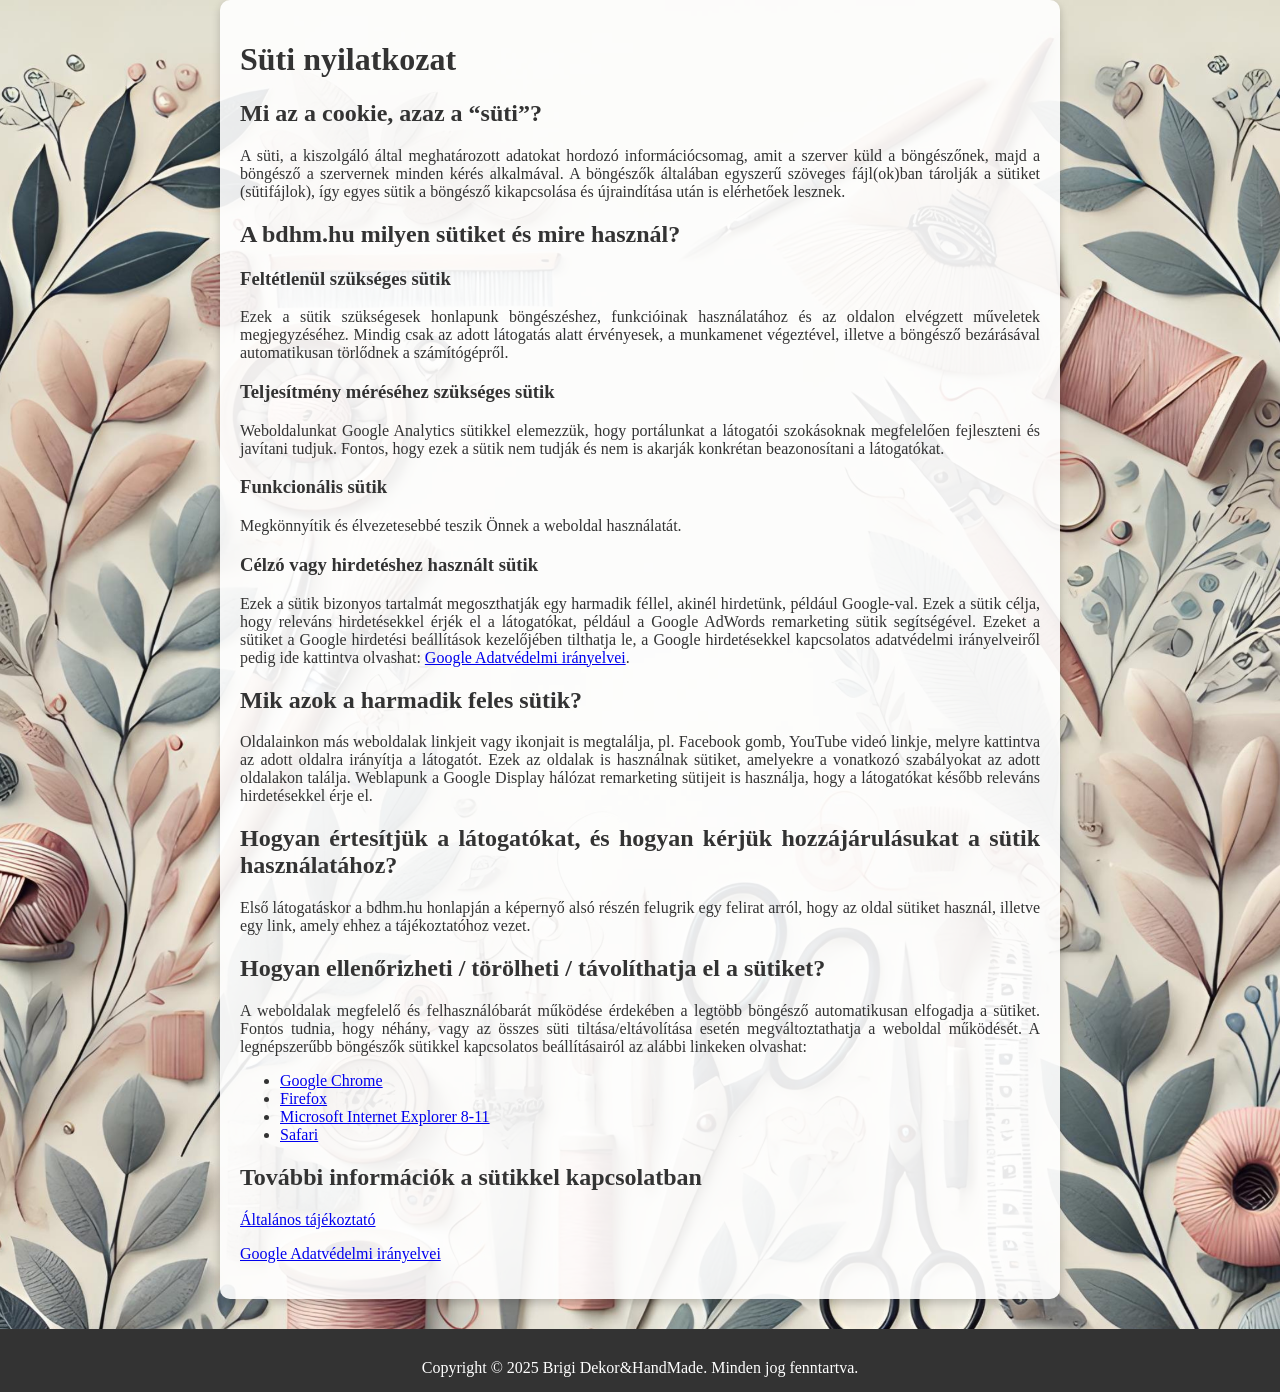
<file: cookie-nyilatkozat.html>
<!DOCTYPE html>
<html lang="hu">
<head>
    <meta charset="UTF-8">
    <meta name="viewport" content="width=device-width, initial-scale=1.0">
    <meta name="description" content="Süti nyilatkozat.">
    <link rel="stylesheet" href="styles.css">
    <title>Süti nyilatkozat</title>
</head>
<body>
<body class="justify-text">
    <div class="background">
        <div class="content">
            <header>
                <h1>Süti nyilatkozat</h1>
            </header>
            <main>
                <section>
                    <h2>Mi az a cookie, azaz a “süti”?</h2>
                    <p>A süti, a kiszolgáló által meghatározott adatokat hordozó információcsomag, amit a szerver küld a böngészőnek, majd a böngésző a szervernek minden kérés alkalmával. A böngészők általában egyszerű szöveges fájl(ok)ban tárolják a sütiket (sütifájlok), így egyes sütik a böngésző kikapcsolása és újraindítása után is elérhetőek lesznek.</p>
                </section>
                <section>
                    <h2>A bdhm.hu milyen sütiket és mire használ?</h2>
                    <h3>Feltétlenül szükséges sütik</h3>
                    <p>Ezek a sütik szükségesek honlapunk böngészéshez, funkcióinak használatához és az oldalon elvégzett műveletek megjegyzéséhez. Mindig csak az adott látogatás alatt érvényesek, a munkamenet végeztével, illetve a böngésző bezárásával automatikusan törlődnek a számítógépről.</p>
                    <h3>Teljesítmény méréséhez szükséges sütik</h3>
                    <p>Weboldalunkat Google Analytics sütikkel elemezzük, hogy portálunkat a látogatói szokásoknak megfelelően fejleszteni és javítani tudjuk. Fontos, hogy ezek a sütik nem tudják és nem is akarják konkrétan beazonosítani a látogatókat.</p>
                    <h3>Funkcionális sütik</h3>
                    <p>Megkönnyítik és élvezetesebbé teszik Önnek a weboldal használatát.</p>
                    <h3>Célzó vagy hirdetéshez használt sütik</h3>
                    <p>Ezek a sütik bizonyos tartalmát megoszthatják egy harmadik féllel, akinél hirdetünk, például Google-val. Ezek a sütik célja, hogy releváns hirdetésekkel érjék el a látogatókat, például a Google AdWords remarketing sütik segítségével. Ezeket a sütiket a Google hirdetési beállítások kezelőjében tilthatja le, a Google hirdetésekkel kapcsolatos adatvédelmi irányelveiről pedig ide kattintva olvashat: <a href="https://www.google.com/intl/hu/policies/privacy/">Google Adatvédelmi irányelvei</a>.</p>
                </section>
                <section>
                    <h2>Mik azok a harmadik feles sütik?</h2>
                    <p>Oldalainkon más weboldalak linkjeit vagy ikonjait is megtalálja, pl. Facebook gomb, YouTube videó linkje, melyre kattintva az adott oldalra irányítja a látogatót. Ezek az oldalak is használnak sütiket, amelyekre a vonatkozó szabályokat az adott oldalakon találja. Weblapunk a Google Display hálózat remarketing sütijeit is használja, hogy a látogatókat később releváns hirdetésekkel érje el.</p>
                </section>
                <section>
                    <h2>Hogyan értesítjük a látogatókat, és hogyan kérjük hozzájárulásukat a sütik használatához?</h2>
                    <p>Első látogatáskor a bdhm.hu honlapján a képernyő alsó részén felugrik egy felirat arról, hogy az oldal sütiket használ, illetve egy link, amely ehhez a tájékoztatóhoz vezet.</p>
                </section>
                <section>
                    <h2>Hogyan ellenőrizheti / törölheti / távolíthatja el a sütiket?</h2>
                    <p>A weboldalak megfelelő és felhasználóbarát működése érdekében a legtöbb böngésző automatikusan elfogadja a sütiket. Fontos tudnia, hogy néhány, vagy az összes süti tiltása/eltávolítása esetén megváltoztathatja a weboldal működését. A legnépszerűbb böngészők sütikkel kapcsolatos beállításairól az alábbi linkeken olvashat:</p>
                    <ul>
                        <li><a href="https://support.google.com/chrome/answer/95647">Google Chrome</a></li>
                        <li><a href="https://support.mozilla.org/hu/kb/sutik-torlese-szamitogep">Firefox</a></li>
                        <li><a href="https://support.microsoft.com/hu-hu">Microsoft Internet Explorer 8-11</a></li>
                        <li><a href="https://support.apple.com/safari">Safari</a></li>
                    </ul>
                </section>
                <section>
                    <h2>További információk a sütikkel kapcsolatban</h2>
                    <p><a href="https://hu.wikipedia.org/wiki/HTTP-süti">Általános tájékoztató</a></p>
                    <p><a href="https://www.google.com/intl/hu/policies/privacy/">Google Adatvédelmi irányelvei</a></p>
                </section>
            </main>
        </div>
    </div>
    <footer>
    <div class="footer">
        <p>Copyright © 2025 Brigi Dekor&HandMade. Minden jog fenntartva.</p>
    </div>
    </footer>
</body>
</html>
</file>
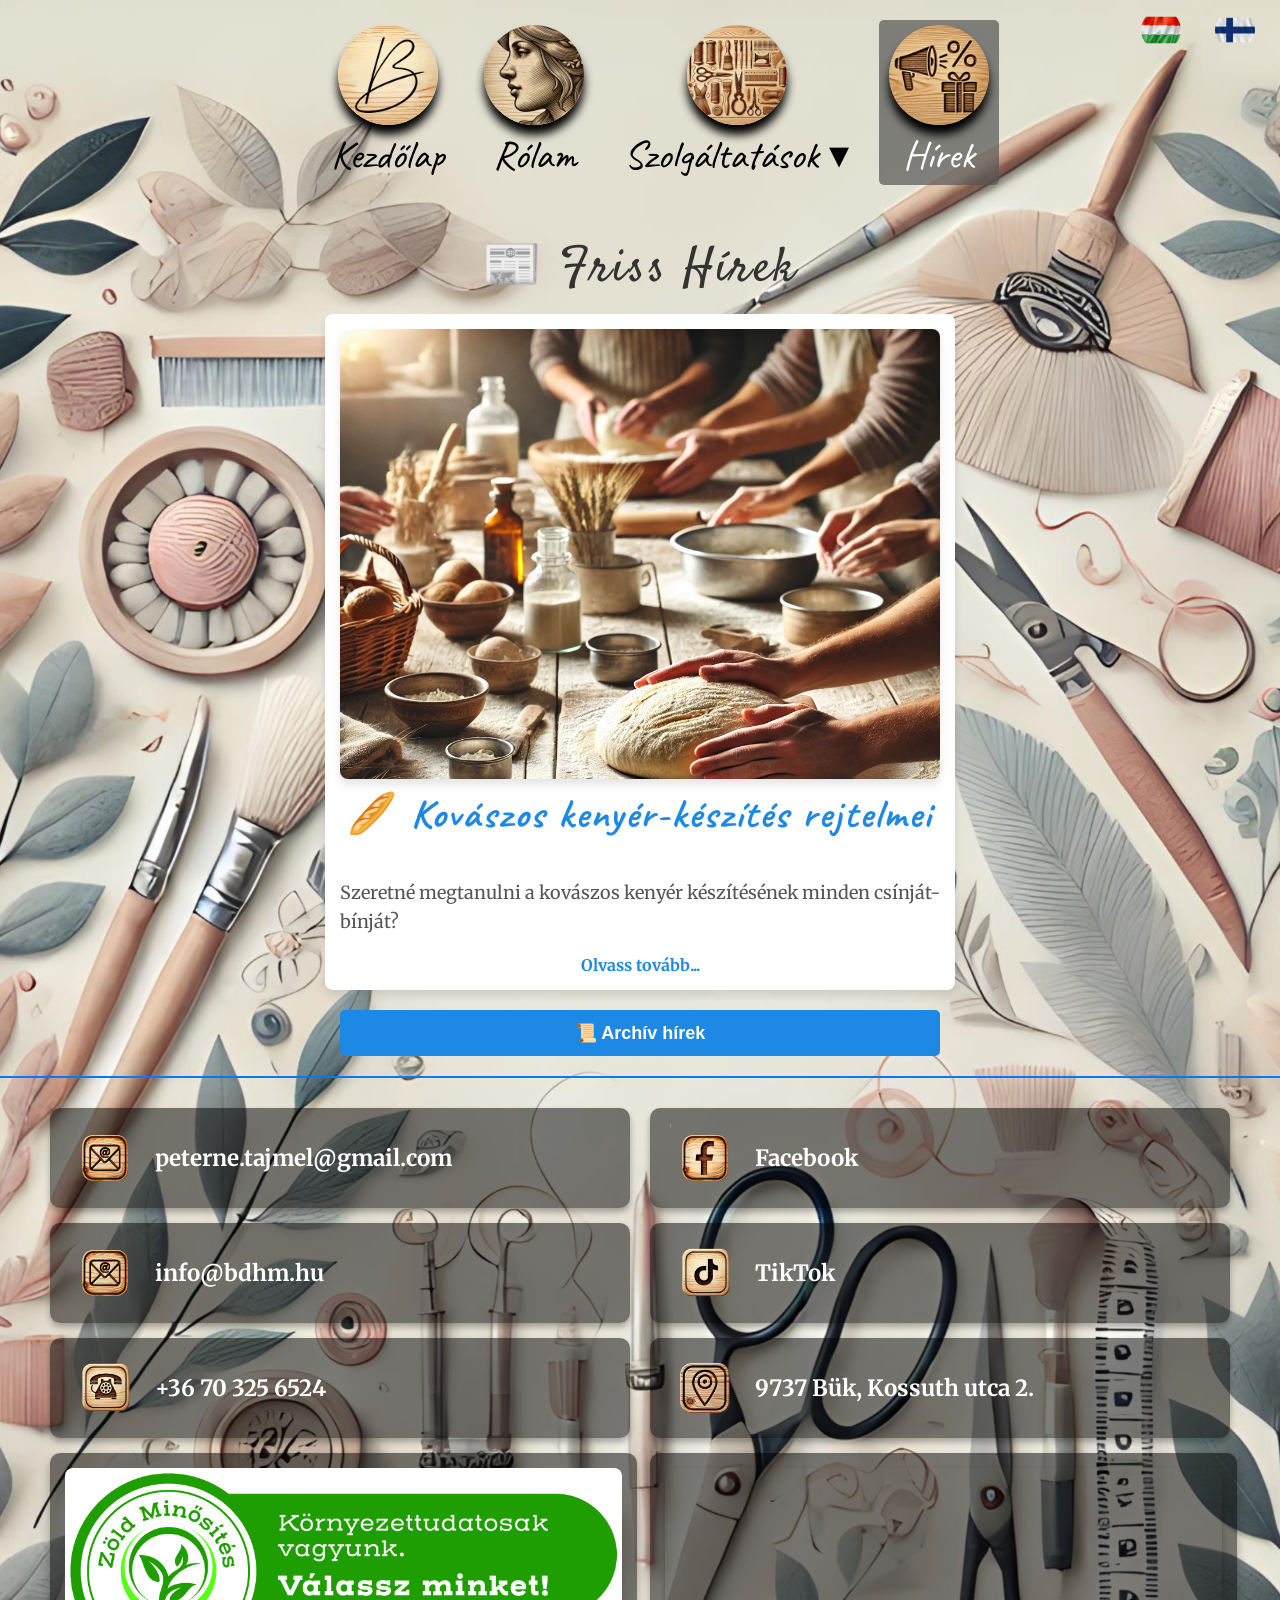
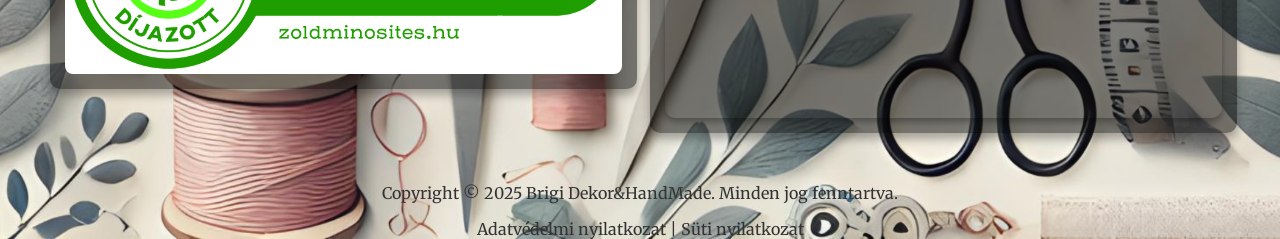
<file: hirek.html>
<html lang="hu">
<head>
<meta charset="utf-8"/>
<meta content="width=device-width, initial-scale=1.0" name="viewport"/>
<meta content="Kreatív workshopok, kézműves foglalkozások gyerekeknek és felnőtteknek Bükön, Vas vármegyében." name="description"/>
<meta content="kreatív workshop, kézműves foglalkozás, Bük, csapatépítés, ajándékutalvány" name="keywords"/>
<meta content="Brigi Dekor&amp;HandMade" name="author"/>
<link href="styles.css" rel="stylesheet"/>
<link href="img/favikon.png" rel="icon" type="image/png"/>
<link href="https://fonts.googleapis.com/css2?family=Merriweather:wght@400;700&amp;display=swap" rel="stylesheet"/>
<link href="https://fonts.googleapis.com" rel="preconnect"/>
<link crossorigin="" href="https://fonts.gstatic.com" rel="preconnect"/>
<link href="https://fonts.googleapis.com/css2?family=Caveat:wght@400..700&amp;family=Satisfy&amp;display=swap" rel="stylesheet"/>

	<meta property="og:title" content="Brigi Dekor&HandMade - Hírek" />
	<meta property="og:description" content="Ismerje meg műhelyemet, kreatív workshopjaimat és egyedi kézműves termékeimet!" />
	<meta property="og:image" content="img/cover.png" />
	<meta property="og:image" content="https://www.bdhm.hu/img/cover.png" />
	<meta property="og:type" content="website" />
	
	<script>
document.addEventListener("DOMContentLoaded", function() {
    setTimeout(function() {  // Késleltetés 100ms-mal
        document.querySelectorAll("a").forEach(link => {
            let href = link.getAttribute("href");
            if (href && href.endsWith(".html")) {
                let newHref = href.replace(".html", "");
                link.setAttribute("href", newHref);

                // Megakadályozza, hogy visszatérjen a .html-re
                link.addEventListener("click", function(event) {
                    event.preventDefault();
                    window.location.href = newHref;
                });
            }
        });
    }, 100);
});
</script>

<script>
function switchLanguage(lang) {
    console.log("Nyelvváltás történt:", lang); // Hibaellenőrzés
    localStorage.setItem('selectedLanguage', lang);
    applyLanguage(lang);
}

function applyLanguage(lang) {
    console.log("Mentett nyelv alkalmazása:", lang); // Hibaellenőrzés
    document.documentElement.lang = lang;

    // Minden olyan elem frissítése, amelynek data-lang attribútuma van
    document.querySelectorAll('[data-lang]').forEach(el => {
        el.style.display = (el.getAttribute('data-lang') === lang) ? 'inline' : 'none';
    });

    // Fejléc, ikonok, lábléc frissítése (csak ha az oldal tartalmazza ezeket)
    if (document.querySelector('.welcome h1')) {
        document.querySelector('.welcome h1').textContent = translations[lang].h1;
    }
    if (document.querySelector('.welcome p')) {
        document.querySelector('.welcome p').textContent = translations[lang].p;
    }
    if (document.querySelector('.footer')) {
        document.querySelector('.footer').innerHTML = translations[lang].footer;
    }
}

document.addEventListener('DOMContentLoaded', () => {
    const savedLanguage = localStorage.getItem('selectedLanguage') || 'hu';
    console.log("Oldal betöltéskor mentett nyelv:", savedLanguage); // Hibaellenőrzés
    applyLanguage(savedLanguage);
});


    </script>
<title>Hírek - Brigi Dekor&amp;HandMade</title>
</head>
<body>
<div class="language-switcher">
<a href="#" onclick="switchLanguage('hu')"><img alt="Magyar zászló" src="img/moz.png"/></a>
<a href="#" onclick="switchLanguage('fi')"><img alt="Finn zászló" src="img/fz.png"/></a>
</div>
<!-- Navigation -->
<nav class="navbar">
<ul class="nav-menu">
<li>
<a class="nav-link" href="index.html">
<img alt="Kezdőlap ikon" src="img/favikon.png"/>
<span><span data-lang="hu">Kezdőlap</span><span data-lang="fi" style="display: none;">Etusivu</span></span>
</a>
</li>
<li>
<a class="nav-link" href="rolam.html">
<img alt="Rólam ikon" src="img/rolam.png"/>
<span><span data-lang="hu">Rólam</span><span data-lang="fi" style="display: none;">Minusta</span></span>
</a>
</li> 
<li class="dropdown">
<a class="nav-link" href="szolgaltatasok.html">
	<img alt="Szolgáltatások ikon" src="img/ws.png"/>
<span data-lang="hu">Szolgáltatások ▾</span><span data-lang="fi" style="display: none;">Palvelut ▾</span> </a>
    <ul class="dropdown-menu">
	
        <li><a href="#workshop">Workshop</a></li>
        <li><a href="#termekek">Termékek</a></li>
        <li><a href="#arcfestes">Arcfestés, csillámtetoválás</a></li>
        <li><a href="#nyomtatas">Nyomtatás, fénymásolás, scannelés, spirálkötés, laminálás</a></li>
        <li><a href="#kitelepulesek">Kitelepülések</a></li>
    </ul>
</li>
<li>
<a class="nav-link active" href="hirek.html">
<img alt="Hírek ikon" src="img/hirek.png"/>
<span><span data-lang="hu">Hírek</span><span data-lang="fi" style="display: none;">Uutiset</span></span>
</a>
</li>
</ul>
</nav>
<div class="hamburger" onclick="toggleMenu()">
<span class="bar"></span>
<span class="bar"></span>
<span class="bar"></span>
</div>

<script>
document.addEventListener("DOMContentLoaded", function() {
    const dropdown = document.querySelector(".dropdown > a"); // A fő "Szolgáltatások" menüpont
    const dropdownMenu = document.querySelector(".dropdown-menu");

    dropdown.addEventListener("click", function(event) {
        event.preventDefault(); // Ne ugorjon az oldal tetejére kattintáskor

        if (!dropdownMenu.classList.contains("show")) {
            window.location.href = "szolgaltatasok.html"; // Átirányítás az oldalra
        }

        dropdownMenu.classList.toggle("show");
    });

    // Ha az egyik lenyíló menüpontra kattintunk, bezárja a menüt és odagörget
    document.querySelectorAll(".dropdown-menu a").forEach(link => {
        link.addEventListener("click", function(event) {
            dropdownMenu.classList.remove("show");

            const targetPage = "szolgaltatasok.html";
            const targetId = this.getAttribute("href").substring(1); // "#workshop" -> "workshop"

            if (window.location.pathname.includes(targetPage)) {
                event.preventDefault();
                const targetSection = document.getElementById(targetId);
                if (targetSection) {
                    targetSection.scrollIntoView({ behavior: "smooth" });
                }
            } else {
                window.location.href = targetPage + "#" + targetId;
            }
        });
    });

    // Ha máshová kattint a felhasználó, zárja be a lenyíló menüt
    document.addEventListener("click", function(event) {
        if (!dropdown.contains(event.target) && !dropdownMenu.contains(event.target)) {
            dropdownMenu.classList.remove("show");
        }
    });
});


</script>

<script>
document.addEventListener("DOMContentLoaded", function () {
    const hamburger = document.querySelector(".hamburger");
    const menu = document.querySelector(".nav-menu");
    const body = document.body;

    function toggleMenu() {
        menu.classList.toggle("active");
        body.classList.toggle("menu-open");
    }

    if (hamburger) {
        hamburger.addEventListener("click", toggleMenu);
    }

    window.addEventListener("resize", function () {
        if (window.innerWidth > 768) {
            menu.classList.remove("active");
            body.classList.remove("menu-open");
        }
    });
});
</script>

<main>

<section id="hirek" class="hirek-section" style=" padding: 20px; border-radius: 10px;">
    <h2 style="color: #333; text-align: center;"><span data-lang="hu">📰 Friss Hírek</span><span data-lang="fi" style="display: none;">📰 Uudet uutiset</span></h2>
    <div class="hirek-container" style="display: flex; flex-direction: column; align-items: center; gap: 20px; max-width: 600px; margin: auto;">

<div class="hirek-card" style="background: white; padding: 15px; border-radius: 8px; box-shadow: 0 6px 8px rgba(0, 0, 0, 0.1); width: 100%;">
    <img src="img/hir/hir4.jpg" alt="Hír képe" style="width: 100%; border-radius: 8px; box-shadow: 0 6px 8px rgba(0, 0, 0, 0.1); width: 100%;">
    <h3 style="color: #1e88e5; margin-top: 10px;"><span data-lang="hu">🥖 Kovászos kenyér-készítés rejtelmei</span><span data-lang="fi" style="display: none;">🥖 Juureen leivotun leivän salaisuudet</span></h3>
    <p style="color: #555;"><span data-lang="hu">Szeretné megtanulni a kovászos kenyér készítésének minden csínját-bínját?</span><span data-lang="fi" style="display: none;">Haluatko oppia juureen leivotun leivän kaikki salaisuudet?</span></p>
    <a href="#" onclick="toggleNews(event, 'hir3')" style="color: #1e88e5; text-decoration: none; font-weight: bold;"><span data-lang="hu">Olvass tovább...</span><span data-lang="fi" style="display: none;">Lue lisää...</span></a>
    <div id="hir3" class="full-news" style="display: none; padding: 15px; background: #fff; border-radius: 8px;">
        <p><span data-lang="hu">Nem tudja, hogyan neveljen erős kovászt?</span><span data-lang="fi" style="display: none;">Etkö tiedä, kuinka kasvattaa vahva juuri?</span></p>
        <p><span data-lang="hu">Jöjjön el a Workshopomra, ahol minden kérdésére választ kap!</span><span data-lang="fi" style="display: none;">Tule työpajaani, jossa saat vastaukset kaikkiin kysymyksiisi!</span></p>  <p><span data-lang="hu">A programon tésztát állítunk össze, melyhez az alapanyagokat én biztosítom.<br>Üdítő és kóstolási lehetőség a workshop ideje alatt.<br>A résztvevők között több Nyeremény is kisorsolásra kerül!</span></p><p><span data-lang="fi" style="display: none;">Työpajassa valmistamme taikinan, jonka ainekset minä tarjoan.<br>Työpajan aikana on tarjolla virvokkeita ja maistiaisia.<br>Osallistujien kesken arvotaan useita palkintoja!</span></p>
        <h4><span data-lang="hu">📍 Helyszín:</span><span data-lang="fi" style="display: none;">📍 Paikka:</span></h4>
        <p><span data-lang="hu">Brigi Dekor&HandMade Műhelye, 9737 Bük, Petőfi Sándor u. 21/A</span><span data-lang="fi" style="display: none;">Brigi Dekor&HandMade -työpaja, 9737 Bük, Petőfi Sándor u. 21/A</span></p>
        <h4><span data-lang="hu">🗓️ Időpont:</span><span data-lang="fi" style="display: none;">🗓️ Aika:</span></h4>
        <p><span data-lang="hu">2025.06.07. (szombat) 16:00-19:00</span><span data-lang="fi" style="display: none;">07.06.2025 klo 16:00-19:00</span></p>
        <h4><span data-lang="hu">💰 Részvételi díj:</span><span data-lang="fi" style="display: none;">💰 Osallistumismaksu:</span></h4>
        <p><span data-lang="hu">8500 Ft/fő</span><span data-lang="fi" style="display: none;">8500 HUF/henkilö</span></p>
		<p><span data-lang="hu">✉️ Jelentkezési határidő: <strong>2025.06.02. (12:00)</strong></span>
        <span data-lang="fi" style="display: none;">✉️ Ilmoittautumisen määräaika: <strong>02.06.2025 (maanantai)</strong></span></p>
      	
        <h4><span data-lang="hu">📩 Részvétel feltételei:</span><span data-lang="fi" style="display: none;">📩 Osallistumisehdot:</span></h4>
        <p><span data-lang="hu">Regisztrációs e-mail küldése az <strong>info@bdhm.hu</strong> e-mail címre!</span><span data-lang="fi" style="display: none;">Lähetä ilmoittautumisviesti osoitteeseen <strong>info@bdhm.hu</strong>!</span></p>

		   <h4 style="color: #333; text-align: center;"><span data-lang="hu">📧 Jelentkezés</span><span data-lang="fi" style="display: none;">📧 Ilmoittautuminen</span></h4>
        <form action="send_email.php" method="post" style="display: flex; flex-direction: column; gap: 15px; width: 95%; padding: 20px; background: #f2f2f2; border-radius: 10px; box-shadow: 0 4px 8px rgba(0, 0, 0, 0.1); align-items: flex-start; text-align: left;">
            <label style="display: flex; flex-direction: column; font-weight: bold; align-items: flex-start; width: 100%;">
                <span data-lang="hu">Név:</span><span data-lang="fi" style="display: none;">Nimi:</span>
                <input type="text" name="Név" required style="padding: 10px; border: 1px solid #ccc; border-radius: 5px; width: 100%; font-size: 16px;">
            </label>
            <label style="display: flex; flex-direction: column; font-weight: bold; align-items: flex-start; width: 100%;">
                <span data-lang="hu">E-mail cím:</span><span data-lang="fi" style="display: none;">Sähköposti:</span>
                <input type="email" name="Email" required style="padding: 10px; border: 1px solid #ccc; border-radius: 5px; width: 100%; font-size: 16px;">
            </label>
            <label style="display: flex; flex-direction: column; font-weight: bold; align-items: flex-start; width: 100%;">
                <strong>
                    <span data-lang="hu">Program megnevezése:</span>
                    <span data-lang="fi" style="display: none;">Ohjelman nimi:</span>
                </strong>
                <select id="programSelectHu" name="Program" required style="padding: 10px; border: 1px solid #ccc; border-radius: 5px; width: 100%; font-size: 16px;">
                    <option value="">Válassz egy programot...</option>
					<option value="Kovászos kenyér-készítés rejtelmei" data-deadline="2025-06-02">Kovászos kenyér-készítés rejtelmei</option>
                </select>
            </label>
            <label style="display: flex; flex-direction: column; font-weight: bold; align-items: flex-start; width: 100%;">
                <span data-lang="hu">Telefonszám:</span><span data-lang="fi" style="display: none;">Puhelinnumero:</span>
                <input type="tel" name="Telefonszám" style="padding: 10px; border: 1px solid #ccc; border-radius: 5px; width: 100%; font-size: 16px;">
            </label>
            <label style="display: flex; flex-direction: column; font-weight: bold; align-items: flex-start; width: 100%;">
                <span data-lang="hu">Megjegyzés:</span><span data-lang="fi" style="display: none;">Huomautus:</span>
                <textarea name="Megjegyzés" style="padding: 10px; border: 1px solid #ccc; border-radius: 5px; min-height: 100px; width: 100%; font-size: 16px;"></textarea>
            </label>
            <button type="submit" style="background-color: #1e88e5; color: white; padding: 12px; border: none; border-radius: 5px; cursor: pointer; font-size: 18px; font-weight: bold; width: 100%;">
                <span data-lang="hu">Küldés</span><span data-lang="fi" style="display: none;">Lähetä</span>
            </button>
					
					
				</form>

        <p style="text-align:center"><span data-lang="hu">ℹ️ További részletekről érdeklődjön az elérhetőségeim valamelyikén!</span><span data-lang="fi" style="display: none;">ℹ️ Kysy lisätietoja ottamalla yhteyttä!</span></p>
        <button onclick="toggleNews(event, 'hir3')" style="margin-top: 15px; background-color: white; color: blue; padding: 10px 15px; border: none; border-radius: 5px; cursor: pointer;">Bezárás</button>
    </div>
 </div>
<button onclick="window.location.href='archiv.html'" style="background-color: #1e88e5; color: white; padding: 12px; border: none; border-radius: 5px; cursor: pointer; font-size: 18px; font-weight: bold; width: 100%;">
    <span data-lang="hu">📜 Archív hírek</span>
    <span data-lang="fi" style="display: none;">📜 Arkistoidut uutiset</span>
</button>

</section>

    </main>



<script>
let lastScrollPosition = 0; // Eltárolja a görgetési pozíciót

function toggleNews(event, newsId) {
    event.preventDefault(); // Megakadályozza az oldal tetejére ugrást
    var newsElement = document.getElementById(newsId);

    if (newsElement.style.display === 'none' || newsElement.style.display === '') {
        lastScrollPosition = window.scrollY; // Elmenti az aktuális pozíciót
        newsElement.style.display = 'block';
    } else {
        newsElement.style.display = 'none';
        window.scrollTo(0, lastScrollPosition); // Visszagörget az eredeti pozícióra
    }
}

</script>



</main>
<!-- Footer -->
<div class="footer-contacts" style="display: flex; justify-content: space-between; align-items: flex-start; flex-wrap: wrap;">
    <div class="left-side">
        <a class="contact-item" href="mailto:peterne.tajmel@gmail.com">
            <img alt="Email ikon" src="img/kapcsikon/mail.png"/>
            <span>peterne.tajmel@gmail.com</span>
        </a>
        <a class="contact-item" href="mailto:info@bdhm.hu">
            <img alt="Email ikon" src="img/kapcsikon/mail.png"/>
            <span>info@bdhm.hu</span>
        </a>
		<a class="contact-item" href="tel:+36703256524">
		<img alt="Telefon ikon" src="img/kapcsikon/tel.png"/>
		<span>+36 70 325 6524</span>
		</a>
        <div class="zold">
            <img src="img/zold/zold.jpg" alt="Zöld Minősítés Díjazott" style="width: 100%; border-radius: 8px;">
        </div>
    </div>
    <div class="right-side">
        <a class="contact-item" href="https://www.facebook.com/brigimade" target="_blank">
            <img alt="Facebook ikon" src="img/kapcsikon/face.png"/>
            <span>Facebook</span>
        </a>
        <a class="contact-item" href="https://www.tiktok.com/@tpbrigi?_t=ZN-8siAh9ixNoN&_r=1" target="_blank">
            <img alt="TikTok ikon" src="img/kapcsikon/tiktok.png"/>
            <span>TikTok</span>
        </a>
        <div class="contact-item">
            <img alt="Cím ikon" src="img/kapcsikon/cim.png"/>
            <span>9737 Bük, Kossuth utca 2.</span>
        </div>
		<div class="google-map">
		<iframe allowfullscreen="" height="450" loading="lazy" referrerpolicy="no-referrer-when-downgrade" src="https://www.google.com/maps/embed?pb=!1m18!1m12!1m3!1d4543.125999639066!2d16.74693730093344!3d47.38543022186099!2m3!1f0!2f0!3f0!3m2!1i1024!2i768!4f13.1!3m3!1m2!1s0x476eafdeba88ac35%3A0x17ad32ff98b1af02!2sBrigi%20Dekor%26HandMade%20T%C3%A1jmel%20P%C3%A9tern%C3%A9%20e.v.!5e0!3m2!1shu!2shu!4v1735761676862!5m2!1shu!2shu" style="border:0;" width="600">
</iframe>
    </div>
	 </div>
</div>

<div class="footer">
    <p>
        <span data-lang="hu">Copyright © 2025 Brigi Dekor&HandMade. Minden jog fenntartva.</span>
        <span data-lang="fi" style="display: none;">Tekijänoikeus © 2025 Brigi Dekor&HandMade. Kaikki oikeudet pidätetään.</span>
    </p>
    <div>
        <a href="adatvedelem.html" target="_blank" style="color: inherit; text-decoration: none;" data-lang="hu">Adatvédelmi nyilatkozat</a>
        <a href="adatvedelem-fi.html" target="_blank" style="color: inherit; text-decoration: none; display: none;" data-lang="fi">Tietosuojailmoitus</a>
        |
        <a href="cookie-nyilatkozat.html" target="_blank" style="color: inherit; text-decoration: none;" data-lang="hu">Süti nyilatkozat</a>
        <a href="cookie-nyilatkozat-fi.html" target="_blank" style="color: inherit; text-decoration: none; display: none;" data-lang="fi">Evästeilmoitus</a>
    </div>
</div>
<a href="#" id="scrollToTop">
    <img src="img/up.gif" alt="Vissza az elejére" />
</a>



 <script>
    document.addEventListener('contextmenu', function(e) {
        e.preventDefault(); // Tiltja a jobbklikk menüt
    });
    document.addEventListener('dragstart', function(e) {
        e.preventDefault(); // Tiltja a képek húzását
    });
</script>
<script>
function acceptCookies() {
    localStorage.setItem('cookiesAccepted', 'true');
    document.getElementById('cookie-banner').style.display = 'none';
}

document.addEventListener('DOMContentLoaded', () => {
    if (localStorage.getItem('cookiesAccepted') === 'true') {
        document.getElementById('cookie-banner').style.display = 'none';
    }
});
</script>
<script>
document.addEventListener("DOMContentLoaded", function() {
    var scrollToTopButton = document.getElementById("scrollToTop");

    window.addEventListener("scroll", function() {
        if (window.scrollY > 300) { // Ha 300px-nél többet görgetünk
            scrollToTopButton.style.display = "block";
        } else {
            scrollToTopButton.style.display = "none";
        }
    });

    scrollToTopButton.addEventListener("click", function(event) {
        event.preventDefault();
        window.scrollTo({ top: 0, behavior: "smooth" });
    });
});
</script>
<script>
document.addEventListener("DOMContentLoaded", function () {
    const links = document.querySelectorAll(".nav-link");
    const currentPage = window.location.pathname.split("/").pop();

    links.forEach(link => {
        const linkPath = link.getAttribute("href").split("/").pop();
        
        if (currentPage === linkPath) {
            link.classList.add("active");

            // Ha az elem egy dropdown része, ne kapjon aktív háttérszínt
            if (link.closest(".dropdown-menu")) {
                link.classList.remove("active");
            }
        }
    });
});
</script>


<script>
document.addEventListener("DOMContentLoaded", function() {
    const today = new Date().toISOString().split("T")[0]; // Mai dátum ÉÉÉÉ-HH-NN formátumban
    const programSelect = document.getElementById("programSelect");
    const options = programSelect.querySelectorAll("option[data-deadline]");

    options.forEach(option => {
        const deadline = option.getAttribute("data-deadline");
        if (deadline < today) {
            option.remove(); // Eltávolítja a lejárt programokat
        }
    });
});
</script>


</body>
</html>
</file>
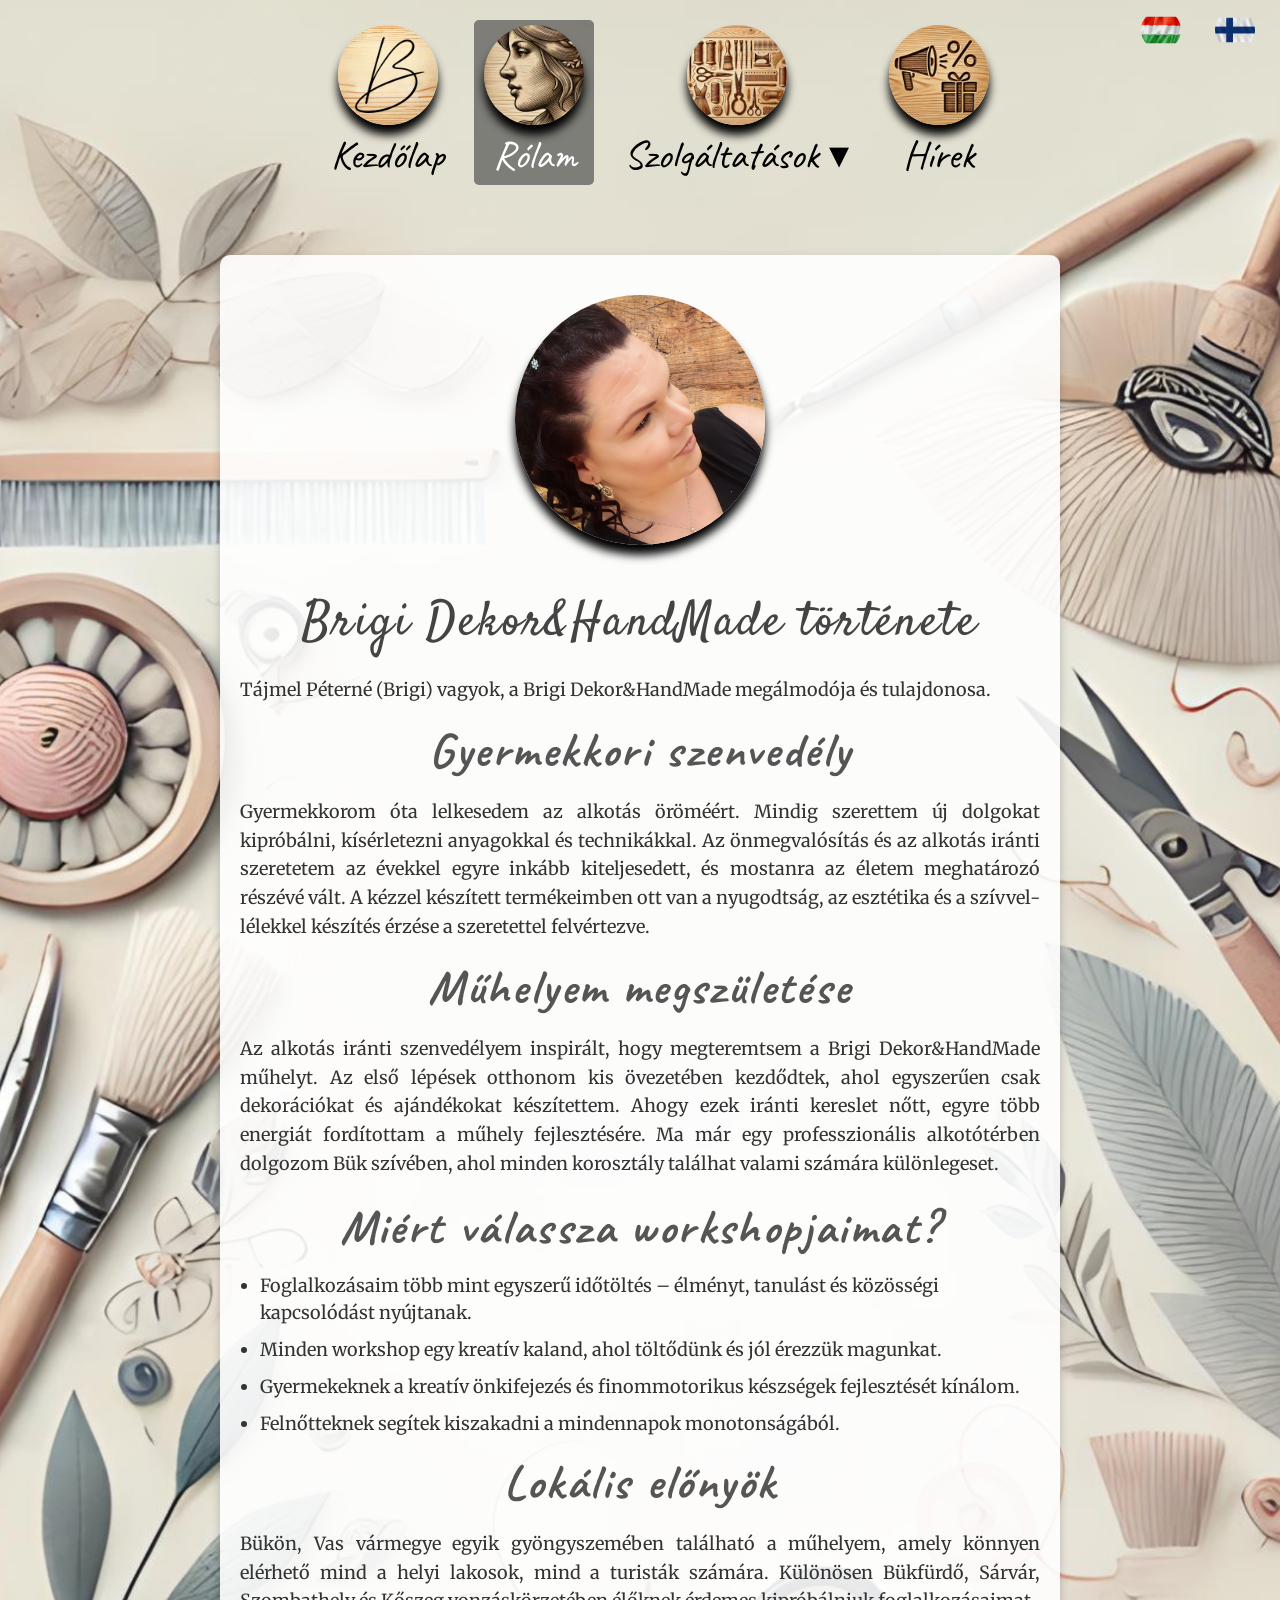
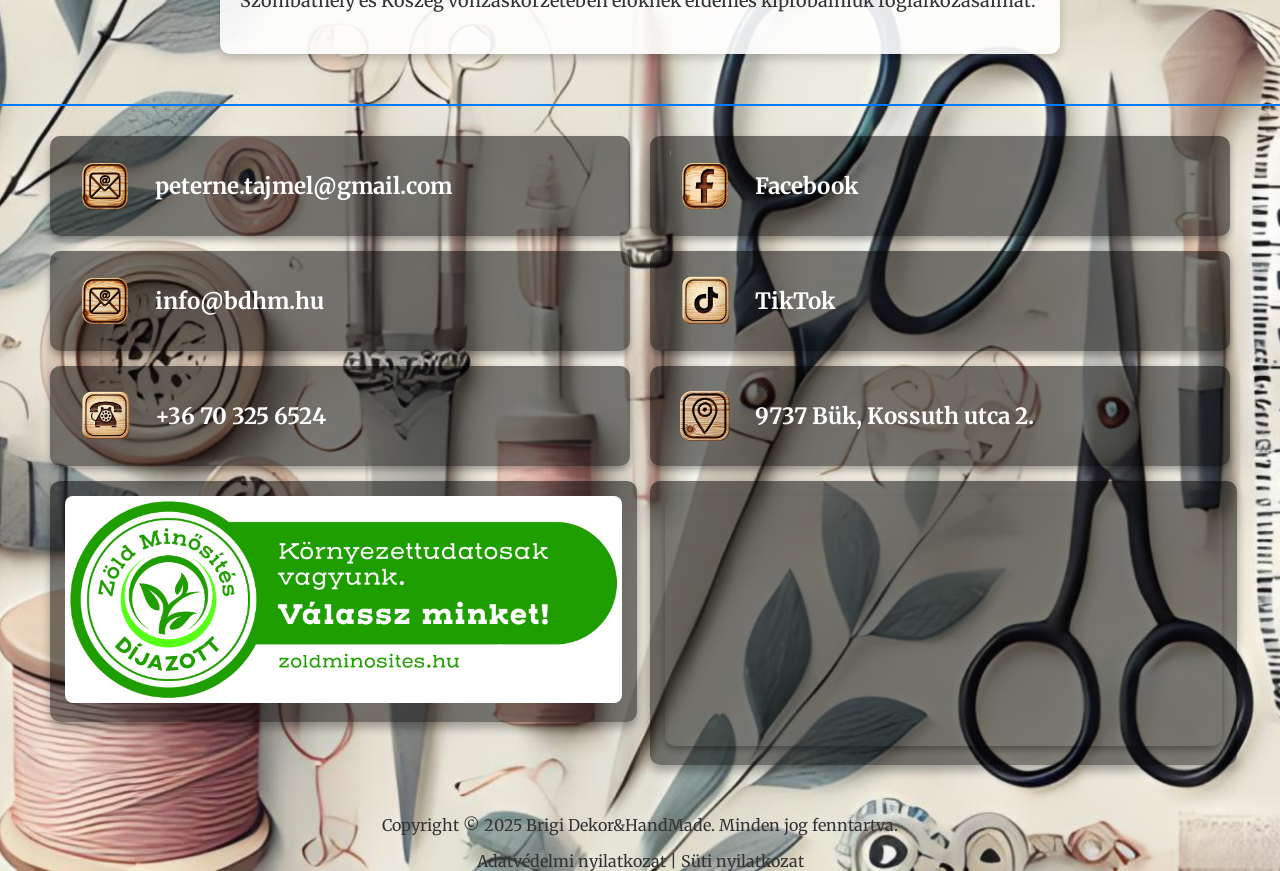
<file: rolam.html>
<!DOCTYPE html>

<html lang="hu">
<head>
<!-- Google Tag Manager -->
<script>(function(w,d,s,l,i){w[l]=w[l]||[];w[l].push({'gtm.start':
new Date().getTime(),event:'gtm.js'});var f=d.getElementsByTagName(s)[0],
j=d.createElement(s),dl=l!='dataLayer'?'&l='+l:'';j.async=true;j.src=
'https://www.googletagmanager.com/gtm.js?id='+i+dl;f.parentNode.insertBefore(j,f);
})(window,document,'script','dataLayer','GTM-MJ5HPFXJ');</script>
<!-- End Google Tag Manager -->

<!-- Google tag (gtag.js) -->
	<script async src="https://www.googletagmanager.com/gtag/js?id=G-PSYL5CJJL0"></script>
	<script>
  	 window.dataLayer = window.dataLayer || [];
  	 function gtag(){dataLayer.push(arguments);}
  	 gtag('js', new Date());

         gtag('config', 'G-PSYL5CJJL0');
	</script>

<meta charset="utf-8"/>
<meta content="width=device-width, initial-scale=1.0" name="viewport"/>
<meta content="Kreatív workshopok, kézműves foglalkozások gyerekeknek és felnőtteknek Bükön, Vas vármegyében." name="description"/>
<meta content="kreatív workshop, kézműves foglalkozás, Bük, csapatépítés, ajándékutalvány" name="keywords"/>
<meta content="Brigi Dekor&amp;HandMade" name="author"/>
<link href="styles.css" rel="stylesheet"/>
<link href="img/favikon.png" rel="icon" type="image/png"/>
<link href="https://fonts.googleapis.com/css2?family=Merriweather:wght@400;700&amp;display=swap" rel="stylesheet"/>
<link href="https://fonts.googleapis.com" rel="preconnect"/>
<link crossorigin="" href="https://fonts.gstatic.com" rel="preconnect"/>
<link href="https://fonts.googleapis.com/css2?family=Caveat:wght@400..700&amp;family=Satisfy&amp;display=swap" rel="stylesheet"/>

	<meta property="og:title" content="Brigi Dekor&HandMade - Rólam" />
	<meta property="og:description" content="Ismerje meg műhelyemet, kreatív workshopjaimat és egyedi kézműves termékeimet!" />
	<meta property="og:image" content="img/cover.png" />
	<meta property="og:image" content="https://www.bdhm.hu/img/cover.png" />
	<meta property="og:type" content="website" />
	
<script>
document.addEventListener("DOMContentLoaded", function() {
    setTimeout(function() {  // Késleltetés 100ms-mal
        document.querySelectorAll("a").forEach(link => {
            let href = link.getAttribute("href");
            if (href && href.endsWith(".html")) {
                let newHref = href.replace(".html", "");
                link.setAttribute("href", newHref);

                // Megakadályozza, hogy visszatérjen a .html-re
                link.addEventListener("click", function(event) {
                    event.preventDefault();
                    window.location.href = newHref;
                });
            }
        });
    }, 100);
});
</script>
	
<script>
function switchLanguage(lang) {
    console.log("Nyelvváltás történt:", lang); // Hibaellenőrzés
    localStorage.setItem('selectedLanguage', lang);
    applyLanguage(lang);
}

function applyLanguage(lang) {
    console.log("Mentett nyelv alkalmazása:", lang); // Hibaellenőrzés
    document.documentElement.lang = lang;

    // Minden olyan elem frissítése, amelynek data-lang attribútuma van
    document.querySelectorAll('[data-lang]').forEach(el => {
        el.style.display = (el.getAttribute('data-lang') === lang) ? 'inline' : 'none';
    });

    // Fejléc, ikonok, lábléc frissítése (csak ha az oldal tartalmazza ezeket)
    if (document.querySelector('.welcome h1')) {
        document.querySelector('.welcome h1').textContent = translations[lang].h1;
    }
    if (document.querySelector('.welcome p')) {
        document.querySelector('.welcome p').textContent = translations[lang].p;
    }
    if (document.querySelector('.footer')) {
        document.querySelector('.footer').innerHTML = translations[lang].footer;
    }
}

document.addEventListener('DOMContentLoaded', () => {
    const savedLanguage = localStorage.getItem('selectedLanguage') || 'hu';
    console.log("Oldal betöltéskor mentett nyelv:", savedLanguage); // Hibaellenőrzés
    applyLanguage(savedLanguage);
});


    </script>
<title>Rólam - Brigi Dekor&amp;HandMade</title>
</head>
<body>
<!-- Google Tag Manager (noscript) -->
<noscript><iframe src="https://www.googletagmanager.com/ns.html?id=GTM-MJ5HPFXJ"
height="0" width="0" style="display:none;visibility:hidden"></iframe></noscript>
<!-- End Google Tag Manager (noscript) -->
<div class="language-switcher">
<a href="#" onclick="switchLanguage('hu')"><img alt="Magyar zászló" src="img/moz.png"/></a>
<a href="#" onclick="switchLanguage('fi')"><img alt="Finn zászló" src="img/fz.png"/></a>
</div>
<!-- Navigation -->
<nav class="navbar">
<ul class="nav-menu">
<li>
<a class="nav-link" href="index.html">
<img alt="Kezdőlap ikon" src="img/favikon.png"/>
<span><span data-lang="hu">Kezdőlap</span><span data-lang="fi" style="display: none;">Etusivu</span></span>
</a>
</li>
<li>
<a class="nav-link active" href="rolam.html">
<img alt="Rólam ikon" src="img/rolam.png"/>
<span><span data-lang="hu">Rólam</span><span data-lang="fi" style="display: none;">Minusta</span></span>
</a>
</li> 
<li class="dropdown">
<a class="nav-link" href="szolgaltatasok.html">
	<img alt="Szolgáltatások ikon" src="img/ws.png"/>
<span data-lang="hu">Szolgáltatások ▾</span><span data-lang="fi" style="display: none;">Palvelut ▾</span> </a>
    <ul class="dropdown-menu">
	
        <li><a href="#workshop">Workshop</a></li>
        <li><a href="#termekek">Termékek</a></li>
        <li><a href="#arcfestes">Arcfestés, csillámtetoválás</a></li>
        <li><a href="#nyomtatas">Nyomtatás, fénymásolás, scannelés, spirálkötés, laminálás</a></li>
        <li><a href="#kitelepulesek">Kitelepülések</a></li>
    </ul>
</li>
<li>
<a class="nav-link" href="hirek.html">
<img alt="Hírek ikon" src="img/hirek.png"/>
<span><span data-lang="hu">Hírek</span><span data-lang="fi" style="display: none;">Uutiset</span></span>
</a>
</li>
</ul>
</nav>
<div class="hamburger" onclick="toggleMenu()">
<span class="bar"></span>
<span class="bar"></span>
<span class="bar"></span>
</div>

<script>
document.addEventListener("DOMContentLoaded", function() {
    const dropdown = document.querySelector(".dropdown > a"); // A fő "Szolgáltatások" menüpont
    const dropdownMenu = document.querySelector(".dropdown-menu");

    dropdown.addEventListener("click", function(event) {
        event.preventDefault(); // Ne ugorjon az oldal tetejére kattintáskor

        if (!dropdownMenu.classList.contains("show")) {
            window.location.href = "szolgaltatasok.html"; // Átirányítás az oldalra
        }

        dropdownMenu.classList.toggle("show");
    });

    // Ha az egyik lenyíló menüpontra kattintunk, bezárja a menüt és odagörget
    document.querySelectorAll(".dropdown-menu a").forEach(link => {
        link.addEventListener("click", function(event) {
            dropdownMenu.classList.remove("show");

            const targetPage = "szolgaltatasok.html";
            const targetId = this.getAttribute("href").substring(1); // "#workshop" -> "workshop"

            if (window.location.pathname.includes(targetPage)) {
                event.preventDefault();
                const targetSection = document.getElementById(targetId);
                if (targetSection) {
                    targetSection.scrollIntoView({ behavior: "smooth" });
                }
            } else {
                window.location.href = targetPage + "#" + targetId;
            }
        });
    });

    // Ha máshová kattint a felhasználó, zárja be a lenyíló menüt
    document.addEventListener("click", function(event) {
        if (!dropdown.contains(event.target) && !dropdownMenu.contains(event.target)) {
            dropdownMenu.classList.remove("show");
        }
    });
});


</script>

<script>
    function closeMenu() {
        const menu = document.querySelector('.nav-menu');
        menu.classList.remove('active');
    }

    window.addEventListener('resize', () => {
        if (window.innerWidth > 768) {
            closeMenu(); // Nagyobb méretnél automatikusan bezárja a menüt
        }
    });
</script>
<!-- Main Content -->
<main class="about-page">
<section class="about-intro">
<img alt="Brigi" class="about-image" src="img/rolam2.png"/>
<article class="about-text">
<h2><span data-lang="hu">Brigi Dekor&amp;HandMade története</span><span data-lang="fi" style="display: none;">Brigi Dekor&amp;HandMade tarina</span></h2>

<p><span data-lang="hu">Tájmel Péterné (Brigi) vagyok, a Brigi Dekor&amp;HandMade megálmodója és tulajdonosa.</span><span data-lang="fi" style="display: none;">Olen Tájmel Péterné (Brigi), Brigi Dekor&amp;HandMaden perustaja ja omistaja.</span></p>


<h3><span data-lang="hu">Gyermekkori szenvedély</span><span data-lang="fi" style="display: none;">Lapsuuden intohimo</span></h3>
<span data-lang="hu"><p>Gyermekkorom óta lelkesedem az alkotás öröméért. Mindig szerettem új dolgokat kipróbálni, kísérletezni anyagokkal és technikákkal.
                Az önmegvalósítás és az alkotás iránti szeretetem az évekkel egyre inkább kiteljesedett, és mostanra az életem meghatározó részévé vált.
                A kézzel készített termékeimben ott van a nyugodtság, az esztétika és a szívvel-lélekkel készítés érzése a szeretettel felvértezve.</p></span>
	<span data-lang="fi" style="display: none;">
<p>Olen ollut innostunut luomisesta lapsuudestani asti. Olen aina rakastanut kokeilla uusia asioita, tutkia materiaaleja ja tekniikoita. Vuosien myötä rakkauteni itseilmaisuun ja käsityöhön on kasvanut, ja siitä on tullut olennainen osa elämääni. Käsintehdyissä tuotteissani yhdistyvät rauhallisuus, estetiikka ja sydämellä luomisen ilo, täynnä rakkautta.</p></span>			
				
<h3><span data-lang="hu">Műhelyem megszületése</span><span data-lang="fi" style="display: none;">Pajani synty</span></h3>
<p><span data-lang="hu">Az alkotás iránti szenvedélyem inspirált, hogy megteremtsem a Brigi Dekor&amp;HandMade műhelyt. Az első lépések otthonom kis övezetében kezdődtek,
                ahol egyszerűen csak dekorációkat és ajándékokat készítettem. Ahogy ezek iránti kereslet nőtt, egyre több energiát fordítottam a műhely fejlesztésére.
                Ma már egy professzionális alkotótérben dolgozom Bük szívében, ahol minden korosztály találhat valami számára különlegeset.</p></span>
			<p><span data-lang="fi" style="display: none;">Rakkauteni käsitöihin inspiroi minua perustamaan Brigi Dekor&HandMade -pajan. Ensimmäiset askeleet otin kotini pienessä tilassa, jossa valmistin yksinkertaisia koristeita ja lahjoja. Kun kiinnostus tuotteitani kohtaan kasvoi, panostin yhä enemmän työpajani kehittämiseen. Nykyään työskentelen ammattimaisessa luomistilassa Bükin sydämessä, missä kaikenikäiset voivat löytää jotain erityistä itselleen. </span></p>	
				
<h3><span data-lang="hu">Miért válassza workshopjaimat?</span><span data-lang="fi" style="display: none;">Miksi valita työpajani?</span></h3>
<span data-lang="hu">
<ul>
<li>Foglalkozásaim több mint egyszerű időtöltés – élményt, tanulást és közösségi kapcsolódást nyújtanak.</li>
<li>Minden workshop egy kreatív kaland, ahol töltődünk és jól érezzük magunkat.</li>
<li>Gyermekeknek a kreatív önkifejezés és finommotorikus készségek fejlesztését kínálom.</li>
<li>Felnőtteknek segítek kiszakadni a mindennapok monotonságából.</li>
</ul></span>
<span data-lang="fi" style="display: none;">
<ul>
<li>Työpajani tarjoavat enemmän kuin pelkkää ajanvietettä – ne tarjoavat elämyksiä, oppimista ja yhteisöllisyyttä.</li>
<li>Jokainen työpaja on luova seikkailu, jossa voimme rentoutua ja nauttia yhdessäolosta.</li>
<li>Tarjoan lapsille mahdollisuuden kehittää luovaa itseilmaisuaan ja hienomotorisia taitojaan.</li>
<li> Aikuisille työpajani tarjoavat irrottautumisen arjen rutiineista ja stressistä. </li>
</ul></span>

<h3><span data-lang="hu">Lokális előnyök</span><span data-lang="fi" style="display: none;">Paikalliset edut</span></h3>
<p><span data-lang="hu">Bükön, Vas vármegye egyik gyöngyszemében található a műhelyem, amely könnyen elérhető mind a helyi lakosok, mind a turisták számára.
                Különösen Bükfürdő, Sárvár, Szombathely és Kőszeg vonzáskörzetében élőknek érdemes kipróbálniuk foglalkozásaimat.</span></p>
				
				<p><span data-lang="fi" style="display: none;">Pajani sijaitsee Bükissä, Vas-komitaatin helmi, ja se on helposti saavutettavissa sekä paikallisille että matkailijoille. Erityisesti Bükfürdőn, Sárvárissa, Szombathelyssä ja Kőszegissä asuvien kannattaa tulla kokeilemaan työpajojani.</span></p>
</article>
</section>
</main>
<!-- Footer -->
<div class="footer-contacts" style="display: flex; justify-content: space-between; align-items: flex-start; flex-wrap: wrap;">
    <div class="left-side">
        <a class="contact-item" href="mailto:peterne.tajmel@gmail.com">
            <img alt="Email ikon" src="img/kapcsikon/mail.png"/>
            <span>peterne.tajmel@gmail.com</span>
        </a>
        <a class="contact-item" href="mailto:info@bdhm.hu">
            <img alt="Email ikon" src="img/kapcsikon/mail.png"/>
            <span>info@bdhm.hu</span>
        </a>
		<a class="contact-item" href="tel:+36703256524">
		<img alt="Telefon ikon" src="img/kapcsikon/tel.png"/>
		<span>+36 70 325 6524</span>
		</a>
        <div class="zold">
            <img src="img/zold/zold.jpg" alt="Zöld Minősítés Díjazott" style="width: 100%; border-radius: 8px;">
        </div>
    </div>
    <div class="right-side">
        <a class="contact-item" href="https://www.facebook.com/brigimade" target="_blank">
            <img alt="Facebook ikon" src="img/kapcsikon/face.png"/>
            <span>Facebook</span>
        </a>
        <a class="contact-item" href="https://www.tiktok.com/@tpbrigi?_t=ZN-8siAh9ixNoN&_r=1" target="_blank">
            <img alt="TikTok ikon" src="img/kapcsikon/tiktok.png"/>
            <span>TikTok</span>
        </a>
        <div class="contact-item">
            <img alt="Cím ikon" src="img/kapcsikon/cim.png"/>
            <span>9737 Bük, Kossuth utca 2.</span>
        </div>
		<div class="google-map">
		<iframe allowfullscreen="" height="450" loading="lazy" referrerpolicy="no-referrer-when-downgrade" src="https://www.google.com/maps/embed?pb=!1m18!1m12!1m3!1d2701.5598279588285!2d16.75327993319717!3d47.38150892350804!2m3!1f0!2f0!3f0!3m2!1i1024!2i768!4f13.1!3m3!1m2!1s0x476eaf687bbf577d%3A0x4e1c5372b60d7cf4!2sB%C3%BCk%2C%20Kossuth%20u.%202%2C%209737!5e0!3m2!1sen!2shu!4v1752523856787!5m2!1sen!2shu" style="border:0;" width="600">
</iframe>
    </div>
	 </div>
</div>
<div class="footer">
    <p>
        <span data-lang="hu">Copyright © 2025 Brigi Dekor&HandMade. Minden jog fenntartva.</span>
        <span data-lang="fi" style="display: none;">Tekijänoikeus © 2025 Brigi Dekor&HandMade. Kaikki oikeudet pidätetään.</span>
    </p>
    <div>
        <a href="adatvedelem.html" target="_blank" style="color: inherit; text-decoration: none;" data-lang="hu">Adatvédelmi nyilatkozat</a>
        <a href="adatvedelem-fi.html" target="_blank" style="color: inherit; text-decoration: none; display: none;" data-lang="fi">Tietosuojailmoitus</a>
        |
        <a href="cookie-nyilatkozat.html" target="_blank" style="color: inherit; text-decoration: none;" data-lang="hu">Süti nyilatkozat</a>
        <a href="cookie-nyilatkozat-fi.html" target="_blank" style="color: inherit; text-decoration: none; display: none;" data-lang="fi">Evästeilmoitus</a>
    </div>
</div>
<a href="#" id="scrollToTop">
    <img src="img/up.gif" alt="Vissza az elejére" />
</a>

 <script>
    document.addEventListener('contextmenu', function(e) {
        e.preventDefault(); // Tiltja a jobbklikk menüt
    });
    document.addEventListener('dragstart', function(e) {
        e.preventDefault(); // Tiltja a képek húzását
    });
</script>
<script>
function acceptCookies() {
    localStorage.setItem('cookiesAccepted', 'true');
    document.getElementById('cookie-banner').style.display = 'none';
}

document.addEventListener('DOMContentLoaded', () => {
    if (localStorage.getItem('cookiesAccepted') === 'true') {
        document.getElementById('cookie-banner').style.display = 'none';
    }
});
</script>
<script>
document.addEventListener("DOMContentLoaded", function() {
    var scrollToTopButton = document.getElementById("scrollToTop");

    window.addEventListener("scroll", function() {
        if (window.scrollY > 300) { // Ha 300px-nél többet görgetünk
            scrollToTopButton.style.display = "block";
        } else {
            scrollToTopButton.style.display = "none";
        }
    });

    scrollToTopButton.addEventListener("click", function(event) {
        event.preventDefault();
        window.scrollTo({ top: 0, behavior: "smooth" });
    });
});
</script>
<script>
document.addEventListener('DOMContentLoaded', () => {
    const links = document.querySelectorAll('.nav-link');
    const currentPath = window.location.pathname.split('/').pop() || "szolgaltatasok.html"; // Ha üres, akkor index.html

    links.forEach(link => {
        const linkPath = link.getAttribute('href').replace('./', '').split('/').pop(); // Eltávolítja a relatív útvonalat

        if (currentPath === linkPath) {
            link.classList.add('active');
        }
    });
});
</script>

<script>
document.addEventListener("DOMContentLoaded", function () {
    const hamburger = document.querySelector(".hamburger");
    const menu = document.querySelector(".nav-menu");
    const body = document.body;

    function toggleMenu() {
        menu.classList.toggle("active");
        body.classList.toggle("menu-open");
    }

    if (hamburger) {
        hamburger.addEventListener("click", toggleMenu);
    }

    window.addEventListener("resize", function () {
        if (window.innerWidth > 768) {
            menu.classList.remove("active");
            body.classList.remove("menu-open");
        }
    });
});

</script>

</body>
</html>
</file>
<file: styles.css>
body {
    margin: 0;
    padding: 0;
    font-family: 'Merriweather', serif;
    background: url('img/háttér.png') no-repeat center center fixed;
    background-size: cover;
    color: #333;
    text-align: center;
    background-attachment: scroll;
}

.justify-text {
    text-align: justify;
}

.background {
    display: flex;
    justify-content: center;
    align-items: center;
    min-height: 100vh;
}

.content {
    background: rgba(255, 255, 255, 0.9);
    padding: 20px;
    border-radius: 10px;
    box-shadow: 0 4px 10px rgba(0, 0, 0, 0.2);
    max-width: 800px;
    width: 90%;
    animation: fadeIn 1s ease;
}

@keyframes fadeIn {
    from {
        opacity: 0;
        transform: translateY(20px);
    }
    to {
        opacity: 1;
        transform: translateY(0);
    }
}

.header-image {
    width: 100%;
    max-width: 800px;
    margin-bottom: 20px;
    border-radius: 15px;
}

.welcome {
    margin: 20px 0;
}

.welcome h1 {
    font-size: 3rem;
    margin: 10px 0;
    font-family: 'Satisfy', serif;
    letter-spacing: 0.05em;
    font-weight: normal;
}

.welcome p {
    font-size: 1.2rem;
    margin: 10px 0;
    font-family: 'Merriweather', serif;
}

.icons {
    display: flex;
    justify-content: space-around;
    margin-top: 30px;
    flex-wrap: wrap;
}

.icons a {
    text-align: center;
    margin: 20px;
    text-decoration: none;
    color: black;
}

.icons a img {
    width: 226px;
    height: 226px;
    transition: transform 0.2s;
    border-radius: 15px;
    animation: zoomIn 1s ease;
}

@keyframes zoomIn {
    from {
        transform: scale(0.8);
        opacity: 0;
    }
    to {
        transform: scale(1);
        opacity: 1;
    }
}

.icons a img:hover {
    transform: scale(1.1);
}

.icons a span {
    display: block;
    margin-top: 5px;
    font-family: 'Caveat', serif;
    font-size: 2.3rem;
    font-weight: bold;
}

.cookie-banner {
    position: fixed;
    bottom: 0;
    left: 0;
    width: 100%;
    background: rgba(0, 0, 0, 0.8);
    color: white;
    text-align: center;
    padding: 10px 20px;
    z-index: 1000;
}

.cookie-banner button {
    background: #4CAF50;
    color: white;
    border: none;
    padding: 10px 20px;
    margin-top: 10px;
    cursor: pointer;
    border-radius: 5px;
    font-size: 1rem;
    font-family: 'Merriweather', serif;
}

.cookie-banner button:hover {
    background: #45a049;
}

.footer {
    margin-top: 20px;
    text-align: center;
    font-size: 1rem;
    font-family: 'Merriweather', serif;
}

.footer a {
    color: #555555;
    text-decoration: none;
}

.footer a:hover {
    color: #000000;
}


.about-page {
    max-width: 800px;
    margin: 50px auto;
    padding: 20px;
    background: rgba(255, 255, 255, 0.9);
    border-radius: 10px;
    box-shadow: 0 4px 10px rgba(0, 0, 0, 0.2);
}

.about-intro {
    text-align: center;
    font-family: 'Merriweather', serif;
    font-size: 50px;
}

.about-image {
    max-width: 250px;
    border-radius: 50%;
    margin: 20px 0;
    box-shadow: 0 10px 10px rgba(1, 1, 1, 1);
}

.about h1 {
    color: #444;
    margin-bottom: 15px;
    text-align: center;
    font-size: 3rem;
    margin: 10px 0;
    font-family: 'Satisfy', serif;
    letter-spacing: 0.05em;
    font-weight: normal;
}

.about-text h2 {
    color: #444;
    margin-bottom: 15px;
    text-align: center;
    font-size: 3rem;
    margin: 10px 0;
    font-family: 'Satisfy', serif;
    letter-spacing: 0.05em;
    font-weight: normal;
}

.about-text h3 {
    font-size: 3rem;
    color: #555;
    margin-top: 20px;
    margin-bottom: 10px;
    margin: 10px 0;
    font-family: 'Caveat', serif;
    letter-spacing: 0.05em;
    font-weight: bold;
}

.about-text p {
    margin-bottom: 15px;
    line-height: 1.6;
    text-align: justify;
    font-family: 'Merriweather', serif;
    font-size: 18px;
}

.about-text ul {
    margin: 15px 0;
    padding-left: 20px;
    list-style-type: disc;
    font-family: 'Merriweather', serif;
    font-size: 18px;
}

.about-text ul li {
    margin-bottom: 10px;
    line-height: 1.5;
    text-align: left;
    font-family: 'Merriweather', serif;
    font-size: 18px;
}

footer {
    background-color: #333;
    color: white;
    text-align: center;
    padding: 10px 20px;
    margin-top: 30px;
}

footer p {
    margin: 5px 0;
}

footer a {
    color: #f0a500;
    text-decoration: none;
}

footer a:hover {
    text-decoration: underline;
}

.footer-contacts {
    display: flex;
    justify-content: space-between;
    align-items: flex-start;
    padding: 30px 50px;
    background-size: cover;
    background-repeat: no-repeat;
    background-position: center;
    color: #ffffff;
    font-family: 'Merriweather', serif;
    text-align: left;
    border-top: 2px solid #007BFF;
    gap: 20px;
	flex-wrap: wrap; /* Lehetővé teszi, hogy a tartalom új sorba kerüljön */
    justify-content: space-between;
}

.footer-contacts .left-side, .footer-contacts .right-side {
    flex: 1;
    max-width: 100%; /* Alkalmazkodás a szűkebb képernyőkhöz */
}


.footer-contacts .right-side {
    flex: 1; /* Mindkét oldal azonos helyet foglaljon el */
    min-width: 250px; /* Minimális szélesség a jobb oldalon */
    text-align: center; /* Jobb megjelenéshez igazítás mobilon */
}

.contact-item {
    display: flex;
    align-items: center;
    gap: 15px;
    font-size: 1.4rem;
    color: #ffffff;
    text-decoration: none;
    padding: 15px 20px;
    border-radius: 10px;
    background-color: rgba(0, 0, 0, 0.5);
    box-shadow: 0 4px 6px rgba(0, 0, 0, 0.3);
    transition: transform 0.2s ease, box-shadow 0.2s ease;
    margin-bottom: 15px;
}

.contact-item:hover {
    transform: scale(1.05);
    box-shadow: 0 6px 10px rgba(0, 0, 0, 0.4);
}

.contact-item img {
    width: 70px;
    height: 70px;
}


.contact-item span, .contact-item a {
    font-size: 1.4rem;
    font-weight: bold;
    color: #ffffff;
}

.google-map iframe {
    width: 100%;
    height: 250px;
    border: none;
    border-radius: 10px;
    box-shadow: 0 4px 6px rgba(0, 0, 0, 0.3);
}

.google-map, .zold {
    width: 96%;
    background-color: rgba(0, 0, 0, 0.5);
    padding: 15px;
    border-radius: 10px;
    box-shadow: 0 6px 10px rgba(0, 0, 0, 0.3);
    transition: transform 0.2s ease, box-shadow 0.2s ease;
}

.google-map:hover {
    transform: scale(1.05);
    box-shadow: 0 8px 12px rgba(0, 0, 0, 0.4);
}

img {
    pointer-events: none;
    user-select: none;
    -webkit-user-drag: none;
}

@media (max-width: 768px) {
    .content {
        width: 95%;
        padding: 15px;
    }

    .header-image {
        max-width: 600px;
    }

    .icons {
        flex-direction: column;
        align-items: center;
    }

    .icons a {
        margin: 15px 0;
    }

    .icons a img {
        width: 226px;
        height: 226px;
    }

    .icons a span {
        font-size: 2.3rem;
    }

}

@media (max-width: 768px) {
    .footer-contacts {
        flex-direction: column;
        align-items: center;
        padding: 10px; /* Csökkentett padding mobilnézethez */
        gap: 15px; /* Kevesebb távolság az elemek között */
    }

    .footer-contacts .left-side, .footer-contacts .right-side {
        width: 100%; /* Vegyék fel a teljes szélességet */
        flex: none; /* Ne osztódjanak a rendelkezésre álló hely szerint */
    }

    .contact-item {
        font-size: 1.2rem; /* Kisebb betűméret mobilon */
        padding: 10px; /* Kisebb padding a kontakt elemek körül */
    }

    .google-map iframe {
        width: 100%; /* Alkalmazkodjon a képernyő szélességéhez */
        height: 250px; /* Csökkentett magasság mobilon */
		
    }
	
	.google-map {
	    width: 96%; /* Alkalmazkodjon a képernyő szélességéhez */
        height: 250px; /* Csökkentett magasság mobilon */
		padding: 10px;
    }
	
	.contact-item span, .contact-item a {
    font-size: 1rem;
}

#scrollToTop {
 transform: translateX(-30px);
    }

}

	

#scrollToTop {
    position: fixed;
    bottom: 20px;
    right: 20px;
    width: 50px;
    height: 50px;
    cursor: pointer;
    display: none; /* Alapértelmezés szerint rejtve van */
    z-index: 1000;
}

#scrollToTop img {
    width: 100%;
    height: auto;
    border-radius: 50%;
    box-shadow: 0 4px 6px rgba(0, 0, 0, 0.3);
    transition: transform 0.3s ease, box-shadow 0.3s ease;
}

#scrollToTop:hover img {
    transform: scale(1.1);
    box-shadow: 0 6px 10px rgba(0, 0, 0, 0.4);
}


.workshop-section {
    max-width: 800px;
    margin: 50px auto;
    padding: 20px;
    background: rgba(255, 255, 255, 0.9);
    border-radius: 10px;
    box-shadow: 0 4px 10px rgba(0, 0, 0, 0.2);
    font-family: 'Merriweather', serif;
}

.workshop-section h3, .hirek-section h3 {
    font-size: 2.5rem;
    color: #555;
    margin-top: 20px;
    text-align: center;
	font-family: 'Caveat', serif;
    letter-spacing: 0.05em;
    font-weight: bold;
}

.workshop-section h2, .hirek-section h2 {
    color: #444;
    margin-bottom: 15px;
    text-align: center;
    font-size: 3rem;
    margin: 10px 0;
    font-family: 'Satisfy', serif;
    letter-spacing: 0.05em;
    font-weight: normal;
}

.workshop-section p, .hirek-section p {
    text-align: justify;
    font-size: 18px;
    line-height: 1.6;
}

.workshop-section ul, .hirek-section ul {
    margin: 15px 0;
    padding-left: 20px;
    list-style-type: disc;
    text-align: justify;
    font-size: 18px;
}

.workshop-section ul li, .hirek-section ul li {
    margin-bottom: 10px;
    line-height: 1.5;
}

.slider-container {
    width: 100%;
    max-height: 300px;
    overflow: hidden;
    position: relative;
    margin: 0 auto 30px auto;
    border-radius: 10px;
    box-shadow: 0 4px 10px rgba(0, 0, 0, 0.3);
}

.slider {
    display: flex;
    width: 45%;
    height: 300px;
    animation: slide 24s infinite;
}

.slider img {
    width: 100%;
    transition: transform 1s ease-in-out;
}

@keyframes slide {
    0% { transform: translateX(0%); }
    25% { transform: translateX(-100%); }
    50% { transform: translateX(-200%); }
    75% { transform: translateX(-300%); }
    100% { transform: translateX(0%); }
}

.termekek-section {
    max-width: 800px;
    margin: 50px auto;
    padding: 20px;
    background: rgba(255, 255, 255, 0.9);
    border-radius: 10px;
    box-shadow: 0 4px 10px rgba(0, 0, 0, 0.2);
    font-family: 'Merriweather', serif;
}

.termekek-section h3 {
    font-size: 2.5rem;
    color: #555;
    margin-top: 20px;
    text-align: center;
	font-family: 'Caveat', serif;
    letter-spacing: 0.05em;
    font-weight: bold;
}

.termekek-section h2 {
    color: #444;
    margin-bottom: 15px;
    text-align: center;
    font-size: 3rem;
    margin: 10px 0;
    font-family: 'Satisfy', serif;
    letter-spacing: 0.05em;
    font-weight: normal;
}

.termekek-section p {
    text-align: justify;
    font-size: 18px;
    line-height: 1.6;
}

.termekek-section ul {
    margin: 15px 0;
    padding-left: 20px;
    list-style-type: disc;
    text-align: justify;
    font-size: 18px;
}

.termekek-section ul li {
    margin-bottom: 10px;
    line-height: 1.5;
}

.arcfestes-section {
    max-width: 800px;
    margin: 50px auto;
    padding: 20px;
    background: rgba(255, 255, 255, 0.9);
    border-radius: 10px;
    box-shadow: 0 4px 10px rgba(0, 0, 0, 0.2);
    font-family: 'Merriweather', serif;
}
.arcfestes-section h3 {
    font-size: 2.5rem;
    color: #555;
    margin-top: 20px;
    text-align: center;
	font-family: 'Caveat', serif;
    letter-spacing: 0.05em;
    font-weight: bold;
}

.arcfestes-section h2 {
    color: #444;
    margin-bottom: 15px;
    text-align: center;
    font-size: 3rem;
    margin: 10px 0;
    font-family: 'Satisfy', serif;
    letter-spacing: 0.05em;
    font-weight: normal;
}

.arcfestes-section p {
    text-align: justify;
    font-size: 18px;
    line-height: 1.6;
}

.arcfestes-section ul {
    margin: 15px 0;
    padding-left: 20px;
    list-style-type: disc;
    text-align: justify;
    font-size: 18px;
}

.arcfestes-section ul li {
    margin-bottom: 10px;
    line-height: 1.5;
}

.nyomtatas-section {
    max-width: 800px;
    margin: 50px auto;
    padding: 20px;
    background: rgba(255, 255, 255, 0.9);
    border-radius: 10px;
    box-shadow: 0 4px 10px rgba(0, 0, 0, 0.2);
    font-family: 'Merriweather', serif;
}

.nyomtatas-section h3 {
    font-size: 2.5rem;
    color: #555;
    margin-top: 20px;
    text-align: center;
	font-family: 'Caveat', serif;
    letter-spacing: 0.05em;
    font-weight: bold;
}

.nyomtatas-section h2 {
    color: #444;
    margin-bottom: 15px;
    text-align: center;
    font-size: 3rem;
    margin: 10px 0;
    font-family: 'Satisfy', serif;
    letter-spacing: 0.05em;
    font-weight: normal;
}

.nyomtatas-section p {
    text-align: justify;
    font-size: 18px;
    line-height: 1.6;
}

.nyomtatas-section ul {
    margin: 15px 0;
    padding-left: 20px;
    list-style-type: disc;
    text-align: justify;
    font-size: 18px;
}

.nyomtatas-section ul li {
    margin-bottom: 10px;
    line-height: 1.5;
}

.kitelepulesek-section {
    max-width: 800px;
    margin: 50px auto;
    padding: 20px;
    background: rgba(255, 255, 255, 0.9);
    border-radius: 10px;
    box-shadow: 0 4px 10px rgba(0, 0, 0, 0.2);
    font-family: 'Merriweather', serif;
}

.kitelepulesek-section h3 {
    font-size: 2.5rem;
    color: #555;
    margin-top: 20px;
    text-align: center;
	font-family: 'Caveat', serif;
    letter-spacing: 0.05em;
    font-weight: bold;
}

.kitelepulesek-section h2 {
    color: #444;
    margin-bottom: 15px;
    text-align: center;
    font-size: 3rem;
    margin: 10px 0;
    font-family: 'Satisfy', serif;
    letter-spacing: 0.05em;
    font-weight: normal;
}

.kitelepulesek-section p {
    text-align: justify;
    font-size: 18px;
    line-height: 1.6;
}

.kitelepulesek-section ul {
    margin: 15px 0;
    padding-left: 20px;
    list-style-type: disc;
    text-align: justify;
    font-size: 18px;
}

.kitelepulesek-section ul li {
    margin-bottom: 10px;
    line-height: 1.5;
}
/* ======================== */
/* NAVBAR és MENÜ BEÁLLÍTÁSOK */
/* ======================== */

.navbar {
    display: flex;
    justify-content: center;
    align-items: center;
    background-color: transparent;
    padding: 10px 20px;
    width: 100%;
    position: relative;
    z-index: 1000;
}

.nav-menu {
    display: flex;
    list-style: none;
    padding: 0;
    margin: 0;
    justify-content: center;
    width: 100%;
}

.nav-menu li {
    text-align: center;
    margin: 10px;
    position: relative;
}

.nav-menu a {
    text-decoration: none;
    display: flex;
    flex-direction: column;
    align-items: center;
    transition: transform 0.3s ease, color 0.3s ease;
    color: black;
    font-family: 'Caveat', serif;
    font-size: 2.5rem;
    padding: 5px 10px;
}

.nav-menu a:hover {
    transform: scale(1.1);
    color: #007BFF;
}

.nav-menu a.active, 
.nav-menu .dropdown .nav-link.active {
    background-color: rgba(85, 85, 85, 0.7) !important;
    color: white !important;
    border-radius: 5px;
    padding: 5px 10px;
}

.nav-menu img {
    width: 100px;
    height: 100px;
    margin-bottom: 5px;
    border-radius: 50%;
    box-shadow: 0 10px 10px rgba(1, 1, 1, 1);
}

/* ======================== */
/* LENYÍLÓ MENÜ BEÁLLÍTÁSOK */
/* ======================== */

.dropdown-menu {
    display: none;
    position: absolute;
    background-color: #444;
    list-style: none;
    padding: 10px;
    margin: 0;
    top: 100%;
    left: 50%;
    transform: translateX(-50%);
    width: 200px;
    border-radius: 10px;
}

.dropdown-menu.show {
    display: block;
}

.dropdown-menu li {
    border-bottom: 1px solid #555;
    padding: 5px;
    text-align: center;
}

.dropdown-menu li:last-child {
    border-bottom: none;
}

.dropdown-menu li a {
    color: white;
    text-decoration: none;
    display: block;
    padding: 10px;
    border-radius: 5px;
	font-family: Merriweather;
	font-size: 1rem;
}

.dropdown-menu li a:hover {
    background-color: #666;
}

.dropdown:hover .dropdown-menu {
    display: block;
}

/* ======================== */
/* HAMBURGER MENÜ BEÁLLÍTÁSOK */
/* ======================== */

.hamburger {
    display: none;
    flex-direction: column;
    justify-content: space-around;
    width: 40px;
    height: 30px;
    cursor: pointer;
    position: absolute;
    top: 10px;
    left: 10px;
    z-index: 1001;
}

.hamburger .bar {
    width: 100%;
    height: 4px;
    background-color: #333;
    border-radius: 2px;
    transition: all 0.3s ease;
}

@media (max-width: 768px) {
    .hamburger {
        display: flex !important;
    }

    .nav-menu {
        display: none;
        flex-direction: column;
        width: 100%;
        background-color: transparent;
        padding: 20px;
        position: relative;
        top: 0;
        left: 0;
        z-index: 1000;
    }

    .nav-menu.active {
        display: flex;
        position: relative;
    }
	
.nav-menu a {
    font-size: 1.5rem;

}	

.nav-menu img {
    width: 70px;
    height: 70px;

}


    .content {
        transition: margin-top 0.3s ease-in-out;
    }

    .menu-open .content {
        margin-top: 200px;
    }
	
	.dropdown-menu {
 
	z-index: 1000;
}

.slider-container {
    width: 100%;
    max-height: 200px;
    overflow: hidden;
    position: relative;
    margin: 0 auto 30px auto;
    border-radius: 10px;
    box-shadow: 0 4px 10px rgba(0, 0, 0, 0.3);
}

.slider {
    display: flex;
    width: 45%;
    height: 200px;
    animation: slide 24s infinite;
}


.image-container img {
    max-height: 200px;
    border-radius: 10px;
    box-shadow: 0 4px 6px rgba(0, 0, 0, 0.1);
}

}

.language-switcher a img {
    width: 40px;
    height: 40px;
    margin: 0 10px;
    cursor: pointer;
    border-radius: 50%;
}


.language-switcher {
    position: absolute;
    top: 10px;
    right: 10px;
    z-index: 1100;
}

.language-switcher a {
    display: inline-block;
    margin: 0 5px;
}

.language-switcher img {
    width: 40px;
    height: 40px;
    cursor: pointer;
    border-radius: 50%;
}

.image-container {
    display: flex;
    justify-content: center;
    gap: 15px;
    flex-wrap: wrap;
}

.image-container img {
    height: 300px;
    border-radius: 10px;
    box-shadow: 0 4px 6px rgba(0, 0, 0, 0.1);
}

.image-grid {
    display: grid;
    grid-template-columns: repeat(auto-fit, minmax(200px, 1fr));
    gap: 15px;
    justify-content: center;
}

.image-grid img {
    width: 100%;
    border-radius: 10px;
    box-shadow: 0 4px 6px rgba(0, 0, 0, 0.1);
}
</file>
